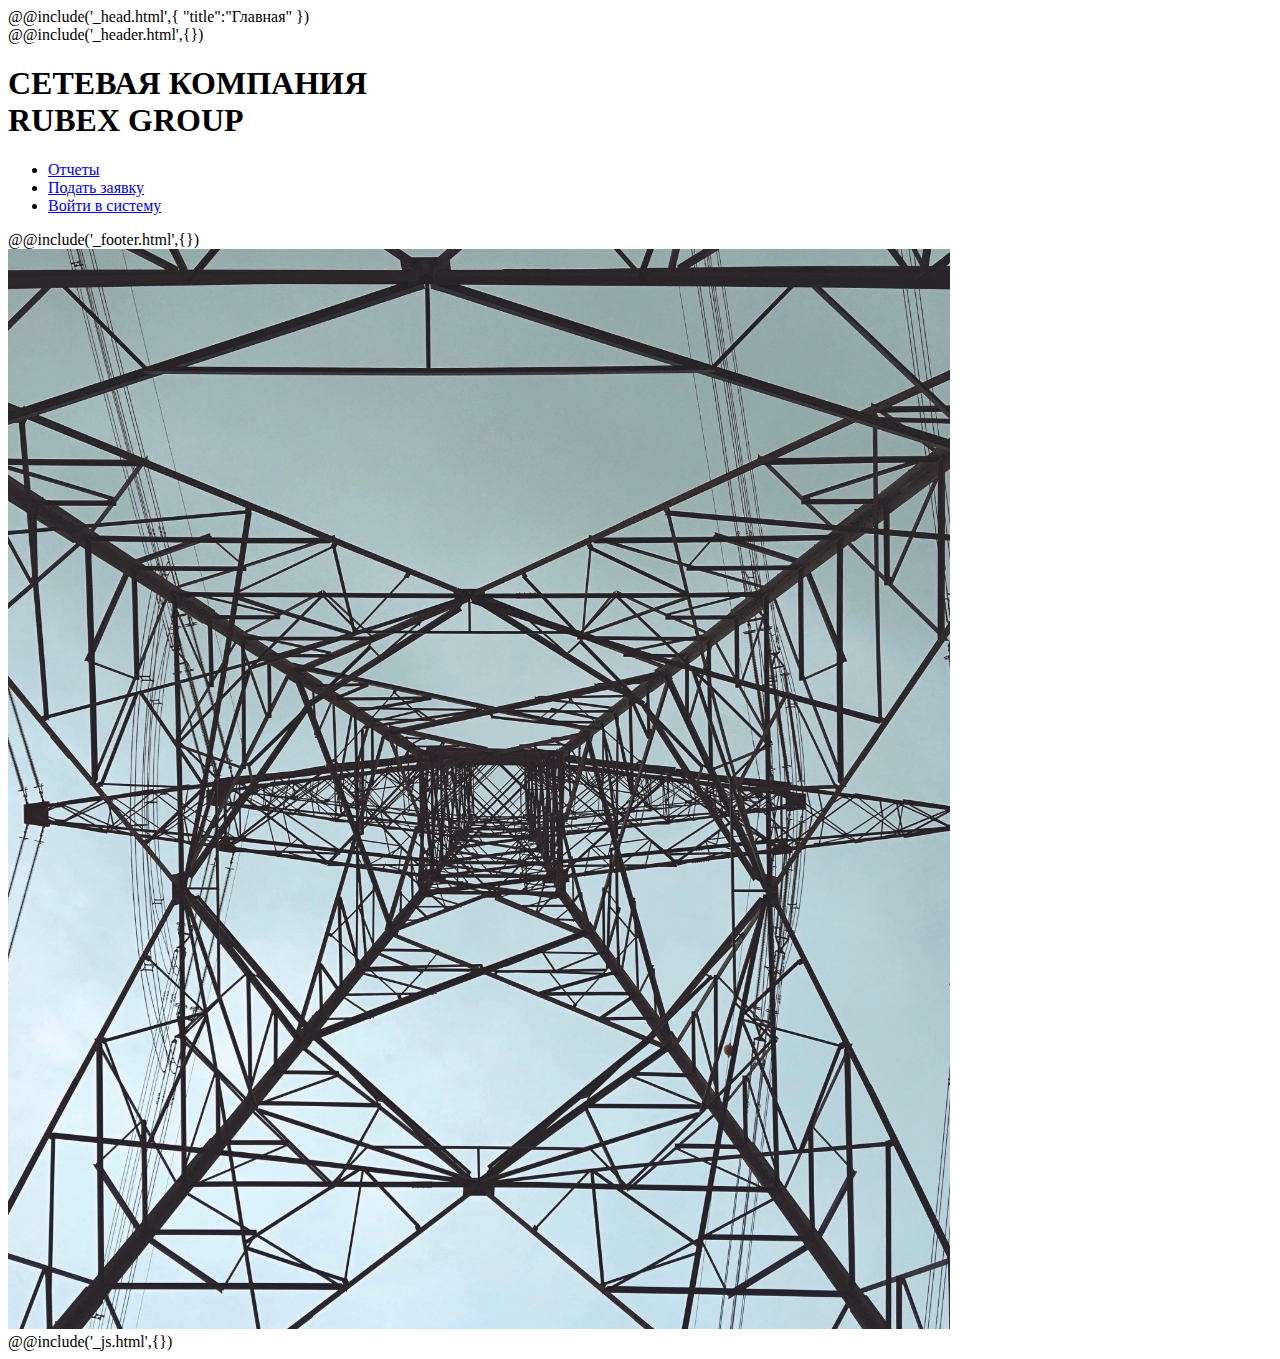
<file: #src/index.html>
<!DOCTYPE html>
<html lang="ru">
@@include('_head.html',{
"title":"Главная"
})

<body>
	<div class="wrapper wrapper-index">

		<div class="index-navBlock navBlock">
			@@include('_header.html',{})

			<section id="titleBlock" class="index-titleBlock titleBlock">

				<h1 class="index-titleBlock__title">
					СЕТЕВАЯ КОМПАНИЯ <br>
					RUBEX GROUP
				</h1>

				<ul class="titleBlock__list">
					<li class="titleBlock__list-item">
						<a href="#" class="titleBlock__list-item-link btn">Отчеты</a>
					</li>
					<li class="titleBlock__list-item">
						<a href="#" class="titleBlock__list-item-link btn">Подать заявку</a>
					</li>
					<li class="titleBlock__list-item">
						<a href="#" class="titleBlock__list-item-link btn">Войти в систему</a>
					</li>
				</ul>

			</section>

			@@include('_footer.html',{})
		</div>

		<div class="index-imgBlock imgBlock">
			<img src="img/index.jpg" alt="">
		</div>

	</div>
	<!-- @@include('_popup.html',{}) -->
	@@include('_js.html',{})
</body>

</html>
</file>
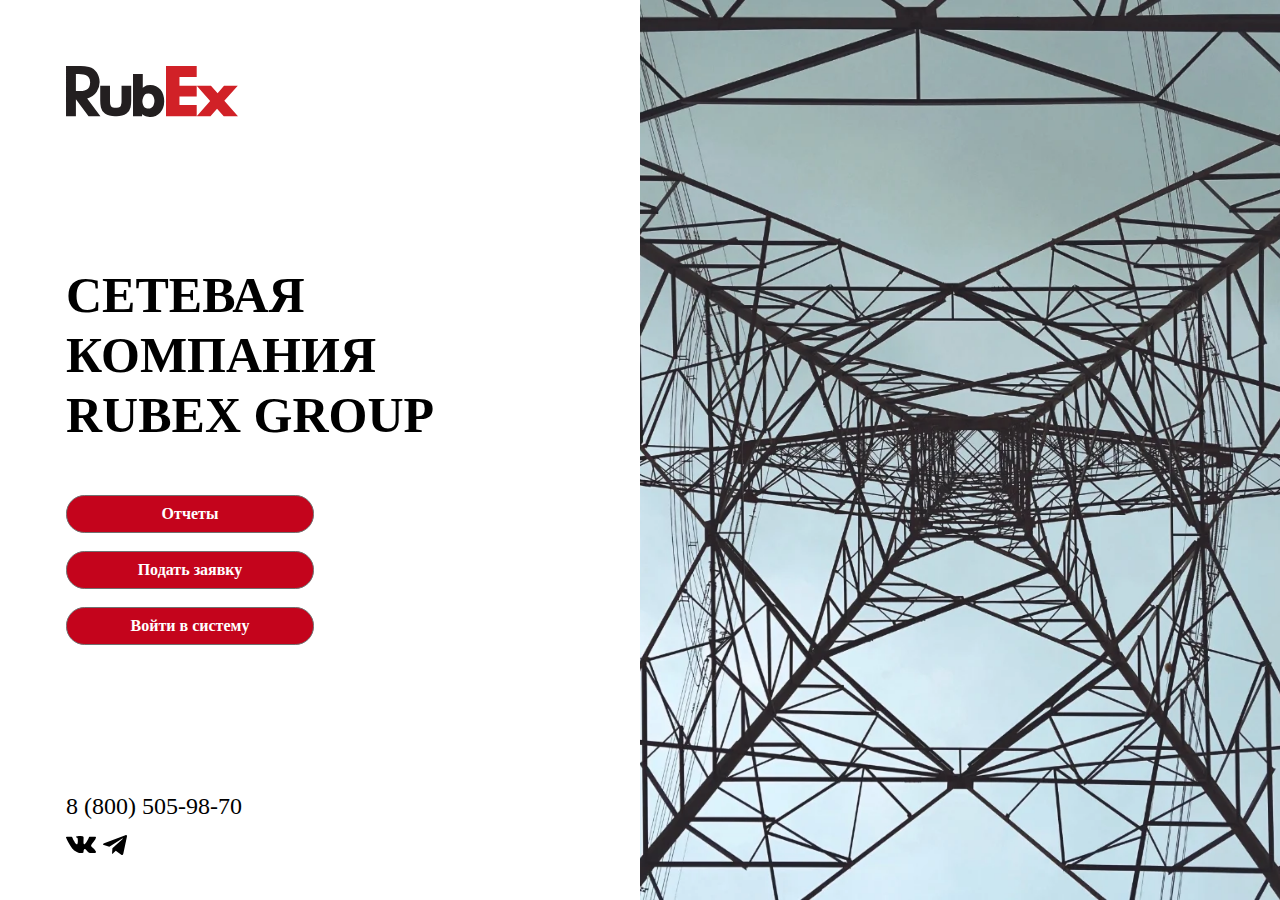
<file: RubEx-Electro/index.html>
<!DOCTYPE html><html lang="ru"><head>	<title>Главная</title>	<meta charset="UTF-8">	<meta name="format-detection" content="telephone=no">	<link rel="stylesheet" href="css/style.min.css?_v=20221117012133">	<!-- <link rel="stylesheet" href="css/fancybox.css?_v=20221117012133"> -->	<link rel="icon" type="image/png" href="img/favicons/icon256.png" sizes="256x256">	<link rel="icon" type="image/png" href="img/favicons/icon128.png" sizes="128x128">	<link rel="icon" type="image/png" href="img/favicons/icon64.png" sizes="64x64">	<link rel="icon" type="image/png" href="img/favicons/icon32.png" sizes="32x32">	<link rel="icon" type="image/png" href="img/favicons/icon16.png" sizes="16x16">	<link rel="icon" type="image/png" href="img/favicons/icon.svg" sizes="any">	<link rel="shortcut icon" href="favicon.ico">	<!-- <meta name="robots" content="noindex, nofollow"> -->	<!-- <meta name="viewport" content="width=device-width, initial-scale=1.0, maximum-scale=1.0, user-scalable=0"> -->	<meta name="viewport" content="width=device-width, initial-scale=1.0"></head><body>	<div class="wrapper wrapper-index">		<div class="index-navBlock navBlock">			<header id="header" class="header">	<a href="index.html" class="logo-icon header__logo">		<!-- <? bloginfo("url"); ?> -->	</a></header>			<section id="titleBlock" class="index-titleBlock titleBlock">				<h1 class="index-titleBlock__title">					СЕТЕВАЯ КОМПАНИЯ <br>					RUBEX GROUP				</h1>				<ul class="titleBlock__list">					<li class="titleBlock__list-item">						<a href="#" class="titleBlock__list-item-link btn">Отчеты</a>					</li>					<li class="titleBlock__list-item">						<a href="#" class="titleBlock__list-item-link btn">Подать заявку</a>					</li>					<li class="titleBlock__list-item">						<a href="#" class="titleBlock__list-item-link btn">Войти в систему</a>					</li>				</ul>			</section>			<footer id="footer" class="footer">  <div class="footer__block">    <a href="tel:88005059870" class="footer__block-phone">8 (800) 505-98-70</a>    <div class="footer__block-social d-flex">      <a href="#" class="footer__block-social-icon footer__block-social-icon_01"></a>      <a href="#" class="footer__block-social-icon footer__block-social-icon_02"></a>    </div>  </div></footer>		</div>		<div class="index-imgBlock imgBlock">			<picture><source srcset="img/index.webp" type="image/webp"><img src="img/index.jpg?_v=1668637293532" alt=""></picture>		</div>	</div>		<!-- Swiper --><!-- <script src="https://unpkg.com/swiper/swiper-bundle.min.js"></script> --><!-- <script src="https://api-maps.yandex.ru/2.1/?lang=ru_RU"></script> --><script src="js/vendors.min.js?_v=20221117012133"></script><script src="js/app.min.js?_v=20221117012133"></script></body></html>
</file>
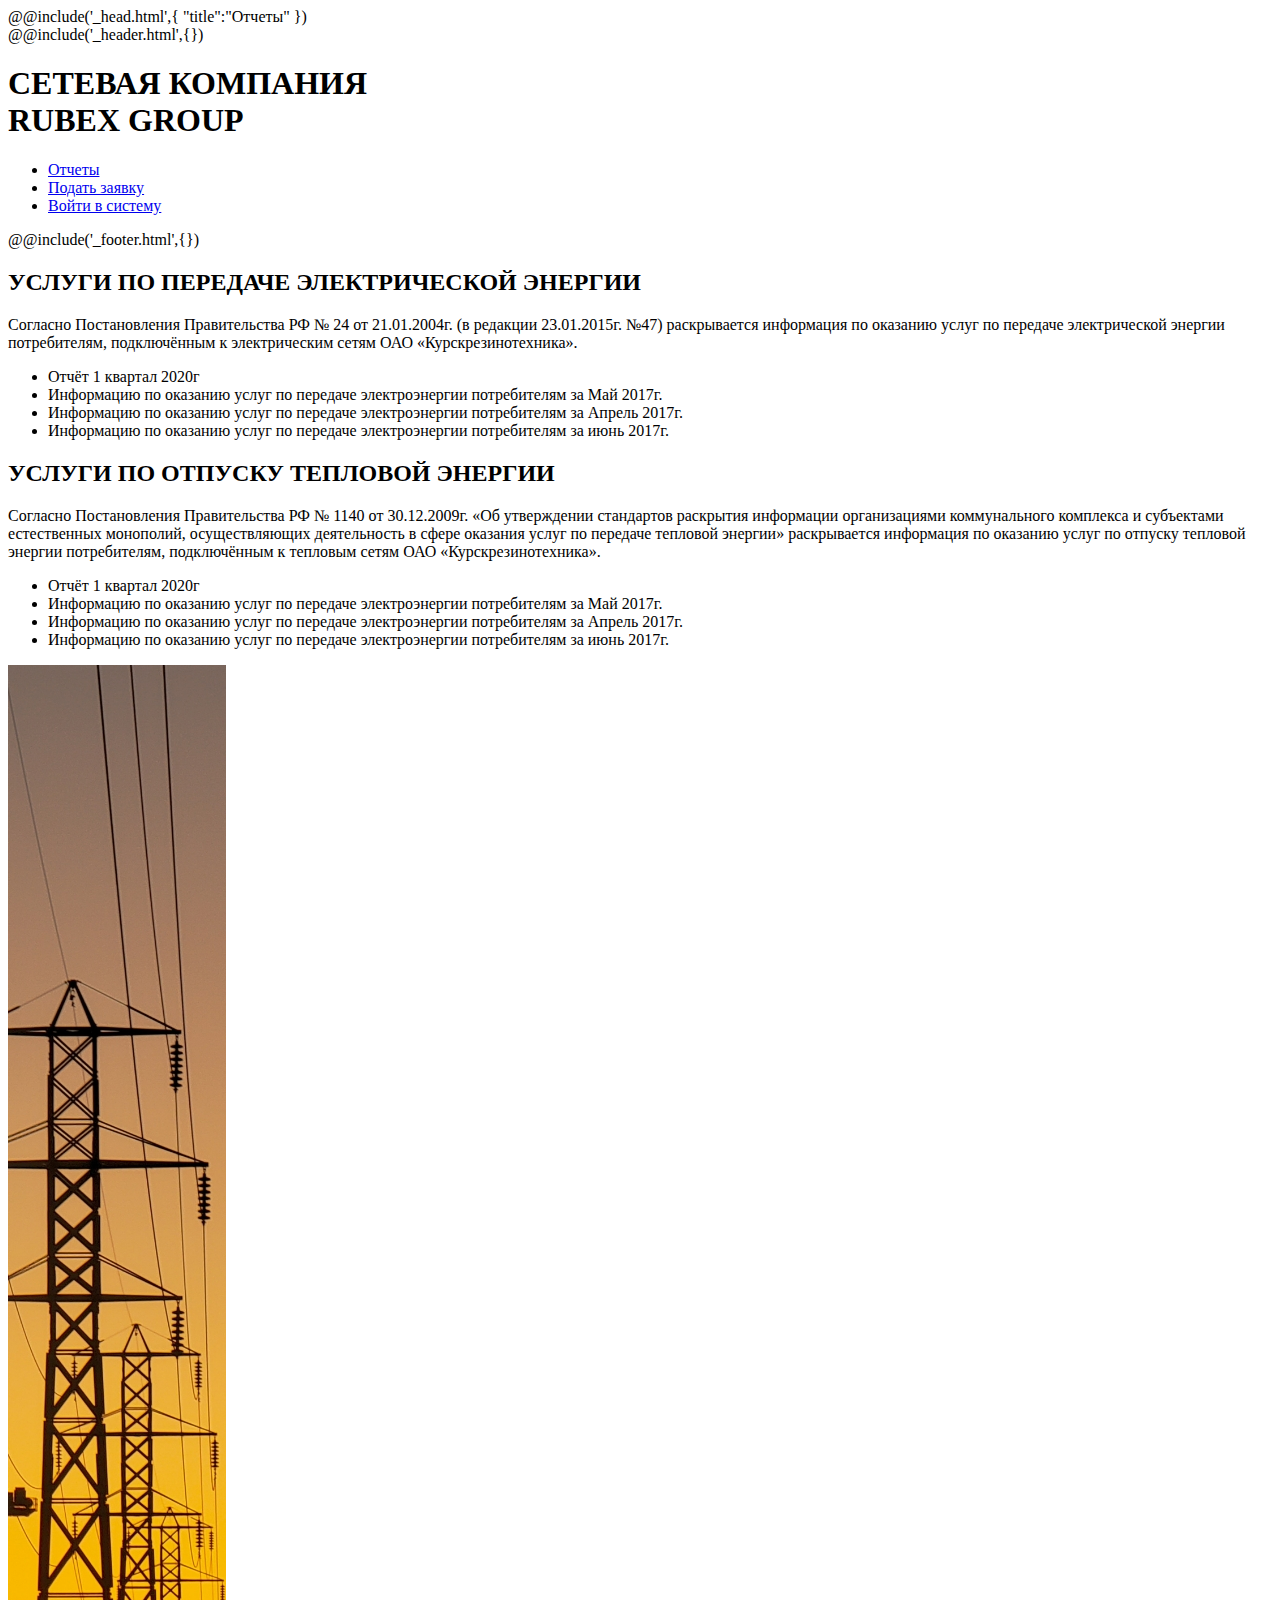
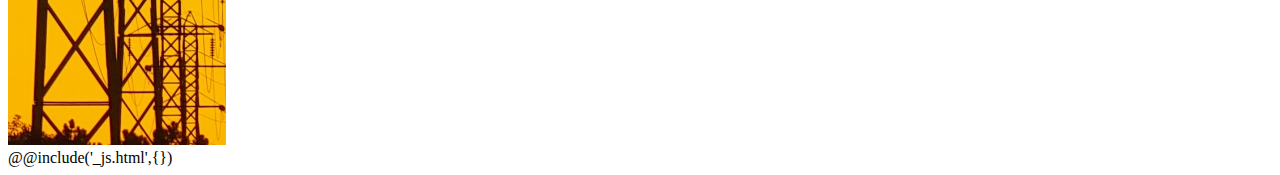
<file: #src/reports.html>
<!DOCTYPE html>
<html lang="ru">
@@include('_head.html',{
"title":"Отчеты"
})

<body>
	<div class="wrapper">

		<div class="navBlock">
			@@include('_header.html',{})

			<section id="titleBlock" class="titleBlock">

				<h1 class="titleBlock__title">
					СЕТЕВАЯ КОМПАНИЯ <br>
					RUBEX GROUP
				</h1>

				<ul class="titleBlock__list">
					<li class="titleBlock__list-item">
						<a href="#" class="titleBlock__list-item-link _active btn">Отчеты</a>
					</li>
					<li class="titleBlock__list-item">
						<a href="#" class="titleBlock__list-item-link btn">Подать заявку</a>
					</li>
					<li class="titleBlock__list-item">
						<a href="#" class="titleBlock__list-item-link btn">Войти в систему</a>
					</li>
				</ul>

			</section>

			@@include('_footer.html',{})
		</div>

		<section class="descpBlock">
			<h2 class="descpBlock__title">УСЛУГИ ПО ПЕРЕДАЧЕ ЭЛЕКТРИЧЕСКОЙ ЭНЕРГИИ</h2>

			<div class="descpBlock__info">
				<p class="descpBlock__info-text">
					Согласно Постановления Правительства РФ № 24 от 21.01.2004г. (в редакции 23.01.2015г. №47) раскрывается
					информация по оказанию услуг по
					передаче электрической энергии потребителям, подключённым к электрическим сетям ОАО «Курскрезинотехника».
				</p>
			</div>

			<ul class="descpBlock__list">
				<li class="descpBlock__list-item">Отчёт 1 квартал 2020г</li>
				<li class="descpBlock__list-item">Информацию по оказанию услуг по передаче электроэнергии потребителям за Май
					2017г.</li>
				<li class="descpBlock__list-item">Информацию по оказанию услуг по передаче электроэнергии потребителям за Апрель
					2017г.</li>
				<li class="descpBlock__list-item">Информацию по оказанию услуг по передаче электроэнергии потребителям за июнь
					2017г.</li>
			</ul>

			<h2 class="descpBlock__title">УСЛУГИ ПО ОТПУСКУ ТЕПЛОВОЙ ЭНЕРГИИ</h2>

			<div class="descpBlock__info">
				<p class="descpBlock__info-text">
					Согласно Постановления Правительства РФ № 1140 от 30.12.2009г. «Об утверждении стандартов раскрытия информации
					организациями
					коммунального комплекса и субъектами естественных монополий, осуществляющих деятельность в сфере оказания
					услуг по передаче тепловой
					энергии» раскрывается информация по оказанию услуг по отпуску тепловой энергии потребителям, подключённым к
					тепловым
					сетям ОАО «Курскрезинотехника».
				</p>
			</div>

			<ul class="descpBlock__list">
				<li class="descpBlock__list-item">Отчёт 1 квартал 2020г</li>
				<li class="descpBlock__list-item">Информацию по оказанию услуг по передаче электроэнергии потребителям за Май
					2017г.</li>
				<li class="descpBlock__list-item">Информацию по оказанию услуг по передаче электроэнергии потребителям за Апрель
					2017г.</li>
				<li class="descpBlock__list-item">Информацию по оказанию услуг по передаче электроэнергии потребителям за июнь
					2017г.</li>
			</ul>

		</section>

		<div class="imgBlock">
			<img src="img/reports.jpg" alt="">
		</div>

	</div>
	<!-- @@include('_popup.html',{}) -->
	@@include('_js.html',{})
</body>

</html>
</file>
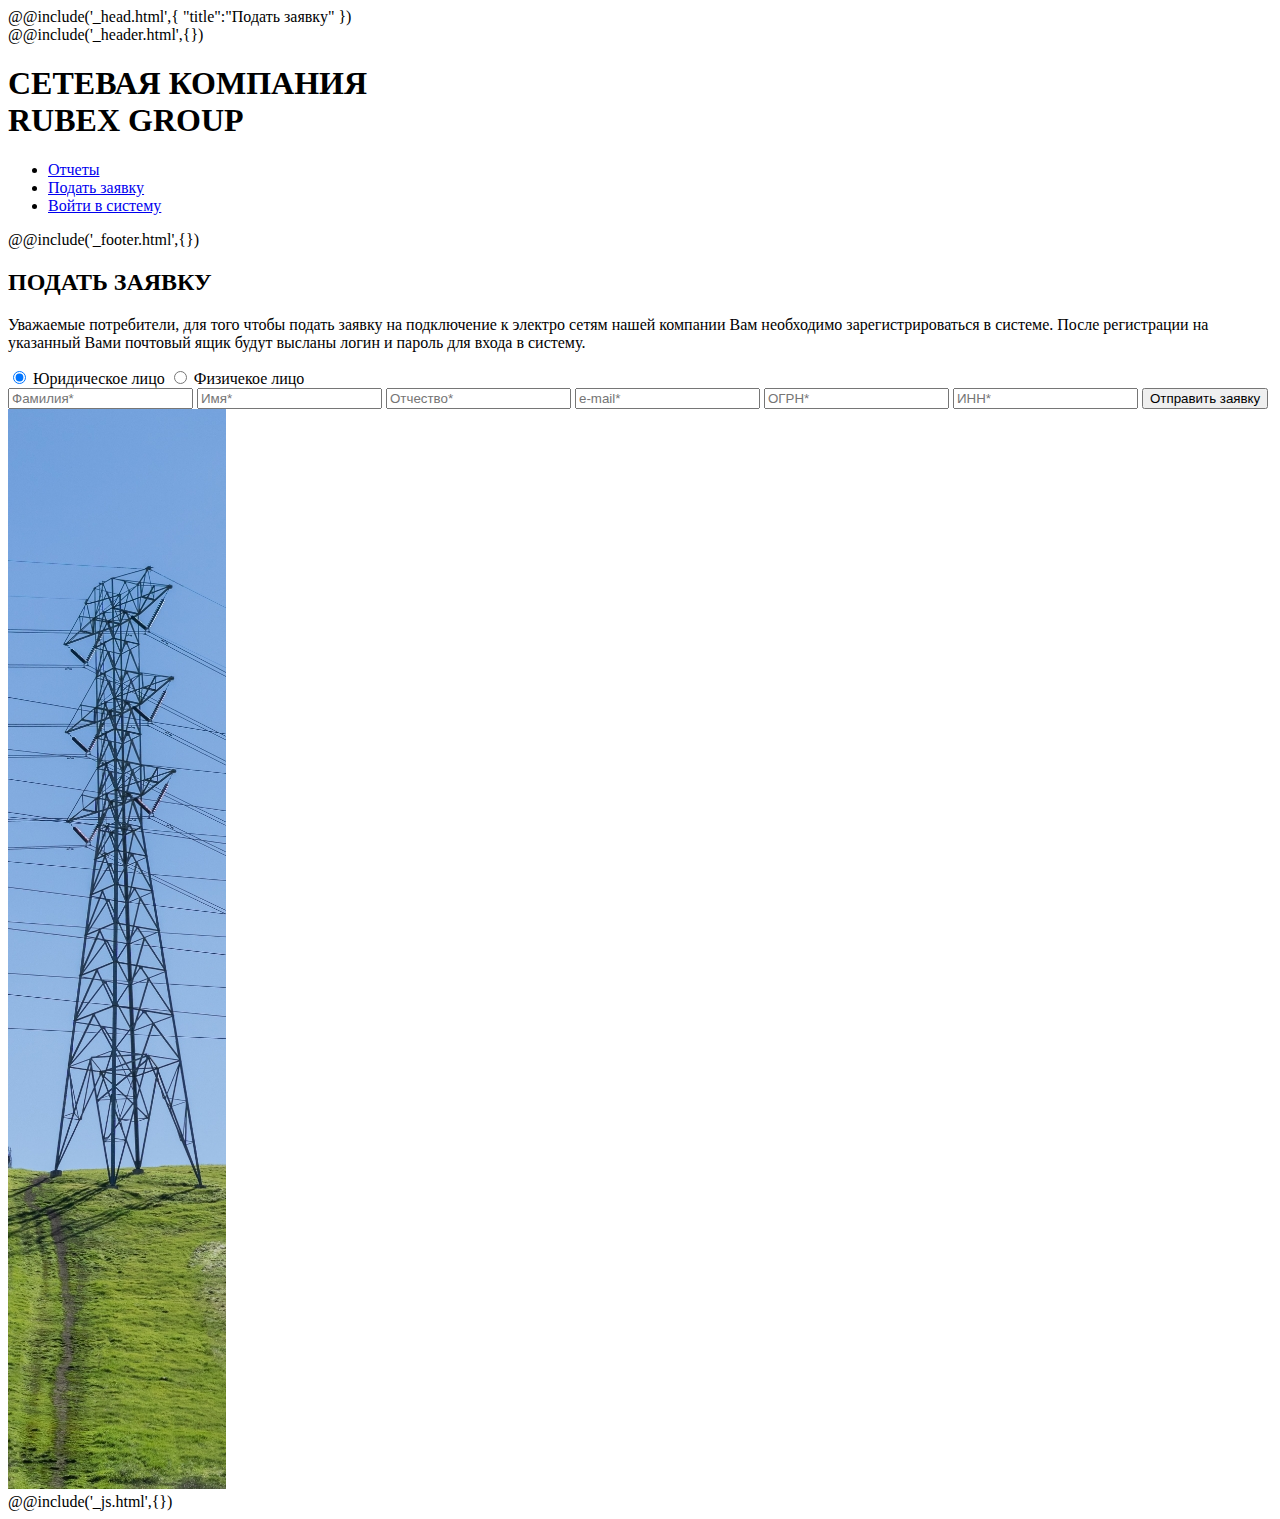
<file: #src/request.html>
<!DOCTYPE html>
<html lang="ru">
@@include('_head.html',{
"title":"Подать заявку"
})

<body>
	<div class="wrapper">

		<div class="navBlock">
			@@include('_header.html',{})

			<section id="titleBlock" class="titleBlock">

				<h1 class="titleBlock__title">
					СЕТЕВАЯ КОМПАНИЯ <br>
					RUBEX GROUP
				</h1>

				<ul class="titleBlock__list">
					<li class="titleBlock__list-item">
						<a href="#" class="titleBlock__list-item-link btn">Отчеты</a>
					</li>
					<li class="titleBlock__list-item">
						<a href="#" class="titleBlock__list-item-link _active btn">Подать заявку</a>
					</li>
					<li class="titleBlock__list-item">
						<a href="#" class="titleBlock__list-item-link btn">Войти в систему</a>
					</li>
				</ul>

			</section>

			@@include('_footer.html',{})
		</div>

		<section class="descpBlock">
			<h2 class="descpBlock__title">ПОДАТЬ ЗАЯВКУ</h2>

			<div class="descpBlock__info">
				<p class="descpBlock__info-text">
					Уважаемые потребители, для того чтобы подать заявку на подключение к электро сетям нашей компании Вам
					необходимо зарегистрироваться
					в системе. После регистрации на указанный Вами почтовый ящик будут высланы логин и пароль для входа в систему.
				</p>
			</div>

			<form action="#" class="descpBlock__form">

				<div class="descpBlock__form-options options">
					<label class="options__item">
						<input class="options__input" checked type="radio" value="1" name="form[option]">
						<span class="options__text"><span>Юридическое лицо</span></span>
					</label>
					<label class="options__item">
						<input class="options__input" type="radio" value="2" name="form[option]">
						<span class="options__text"><span>Физичекое лицо</span></span>
					</label>
				</div>

				<div class="descpBlock__form-inputBlock">
					<input type="text" name="form[]" data-error="Ошибка" placeholder="Фамилия*"
						class="descpBlock__form-inputBlock-input input">
					<input type="text" name="form[]" data-error="Ошибка" placeholder="Имя*"
						class="descpBlock__form-inputBlock-input input">
					<input type="text" name="form[]" data-error="Ошибка" placeholder="Отчество*"
						class="descpBlock__form-inputBlock-input input">
					<input type="text" name="form[]" data-error="Ошибка" placeholder="e-mail*"
						class="descpBlock__form-inputBlock-input input">
					<input type="text" name="form[]" data-error="Ошибка" placeholder="ОГРН*"
						class="descpBlock__form-inputBlock-input input">
					<input type="text" name="form[]" data-error="Ошибка" placeholder="ИНН*"
						class="descpBlock__form-inputBlock-input input">
					<button class="descpBlock__form-inputBlock-btn btn">Отправить заявку</button>
				</div>

			</form>

		</section>

		<div class="imgBlock">
			<img src="img/request.jpg" alt="">
		</div>

	</div>
	<!-- @@include('_popup.html',{}) -->
	@@include('_js.html',{})
</body>

</html>
</file>
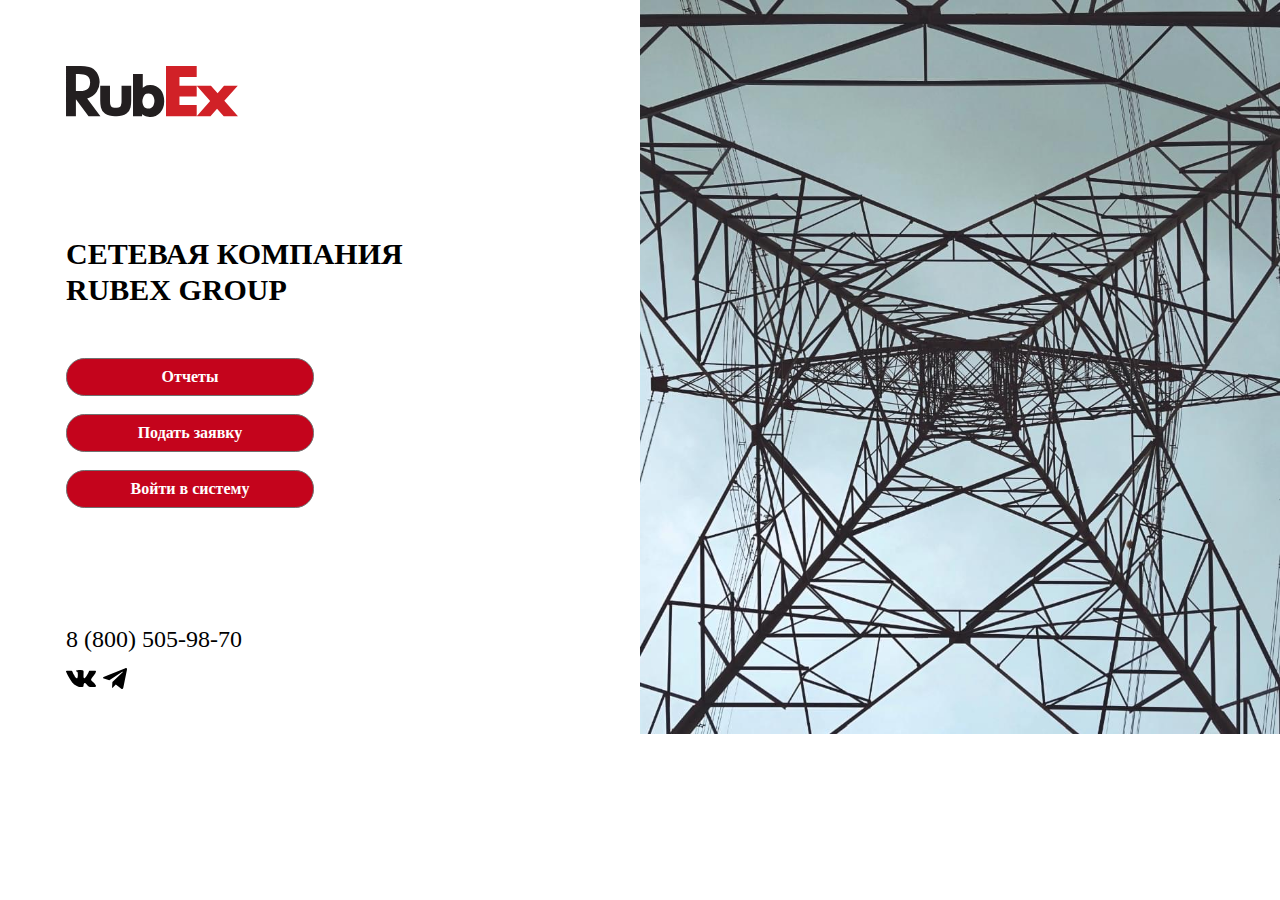
<file: RubEx-Electro/index — копия.html>
<!DOCTYPE html>
<html lang="ru">
<head>
	<title>Главная</title>
	<meta charset="UTF-8">
	<meta name="format-detection" content="telephone=no">
	<link rel="stylesheet" href="css/style.min.css">
	<!-- <link rel="stylesheet" href="css/fancybox.css"> -->
	<link rel="icon" type="image/png" href="img/favicons/icon256.png" sizes="256x256">
	<link rel="icon" type="image/png" href="img/favicons/icon128.png" sizes="128x128">
	<link rel="icon" type="image/png" href="img/favicons/icon64.png" sizes="64x64">
	<link rel="icon" type="image/png" href="img/favicons/icon32.png" sizes="32x32">
	<link rel="icon" type="image/png" href="img/favicons/icon16.png" sizes="16x16">
	<link rel="icon" type="image/png" href="img/favicons/icon.svg" sizes="any">
	<link rel="shortcut icon" href="favicon.ico">
	<!-- <meta name="robots" content="noindex, nofollow"> -->
	<!-- <meta name="viewport" content="width=device-width, initial-scale=1.0, maximum-scale=1.0, user-scalable=0"> -->
	<meta name="viewport" content="width=device-width, initial-scale=1.0">
</head>

<body>
	<div class="wrapper">

		<div class="index-navBlock navBlock">
			<header id="header" class="header">
	<a href="index.html" class="logo-icon header__logo">
		<!-- <? bloginfo("url"); ?> -->
	</a>
</header>

			<section id="titleBlock" class="index-titleBlock titleBlock">

				<h1 class="titleBlock__title">
					СЕТЕВАЯ КОМПАНИЯ <br>
					RUBEX GROUP
				</h1>

				<ul class="titleBlock__list">
					<li class="titleBlock__list-item">
						<a href="#" class="titleBlock__list-item-link btn">Отчеты</a>
					</li>
					<li class="titleBlock__list-item">
						<a href="#" class="titleBlock__list-item-link btn">Подать заявку</a>
					</li>
					<li class="titleBlock__list-item">
						<a href="#" class="titleBlock__list-item-link btn">Войти в систему</a>
					</li>
				</ul>

			</section>

			<footer id="footer" class="footer">
  <div class="footer__block">
    <a href="tel:88005059870" class="footer__block-phone">8 (800) 505-98-70</a>
    <div class="footer__block-social d-flex">
      <a href="#" class="footer__block-social-icon footer__block-social-icon_01"></a>
      <a href="#" class="footer__block-social-icon footer__block-social-icon_02"></a>
    </div>
  </div>
</footer>
		</div>

		<div class="index-imgBlock imgBlock">
			<img src="img/index.jpg" alt="">
		</div>

	</div>
	
	<!-- Swiper -->
<!-- <script src="https://unpkg.com/swiper/swiper-bundle.min.js"></script> -->
<!-- <script src="https://api-maps.yandex.ru/2.1/?lang=ru_RU"></script> -->
<script src="js/vendors.min.js"></script>
<script src="js/app.min.js"></script>
</body>

</html>
</file>
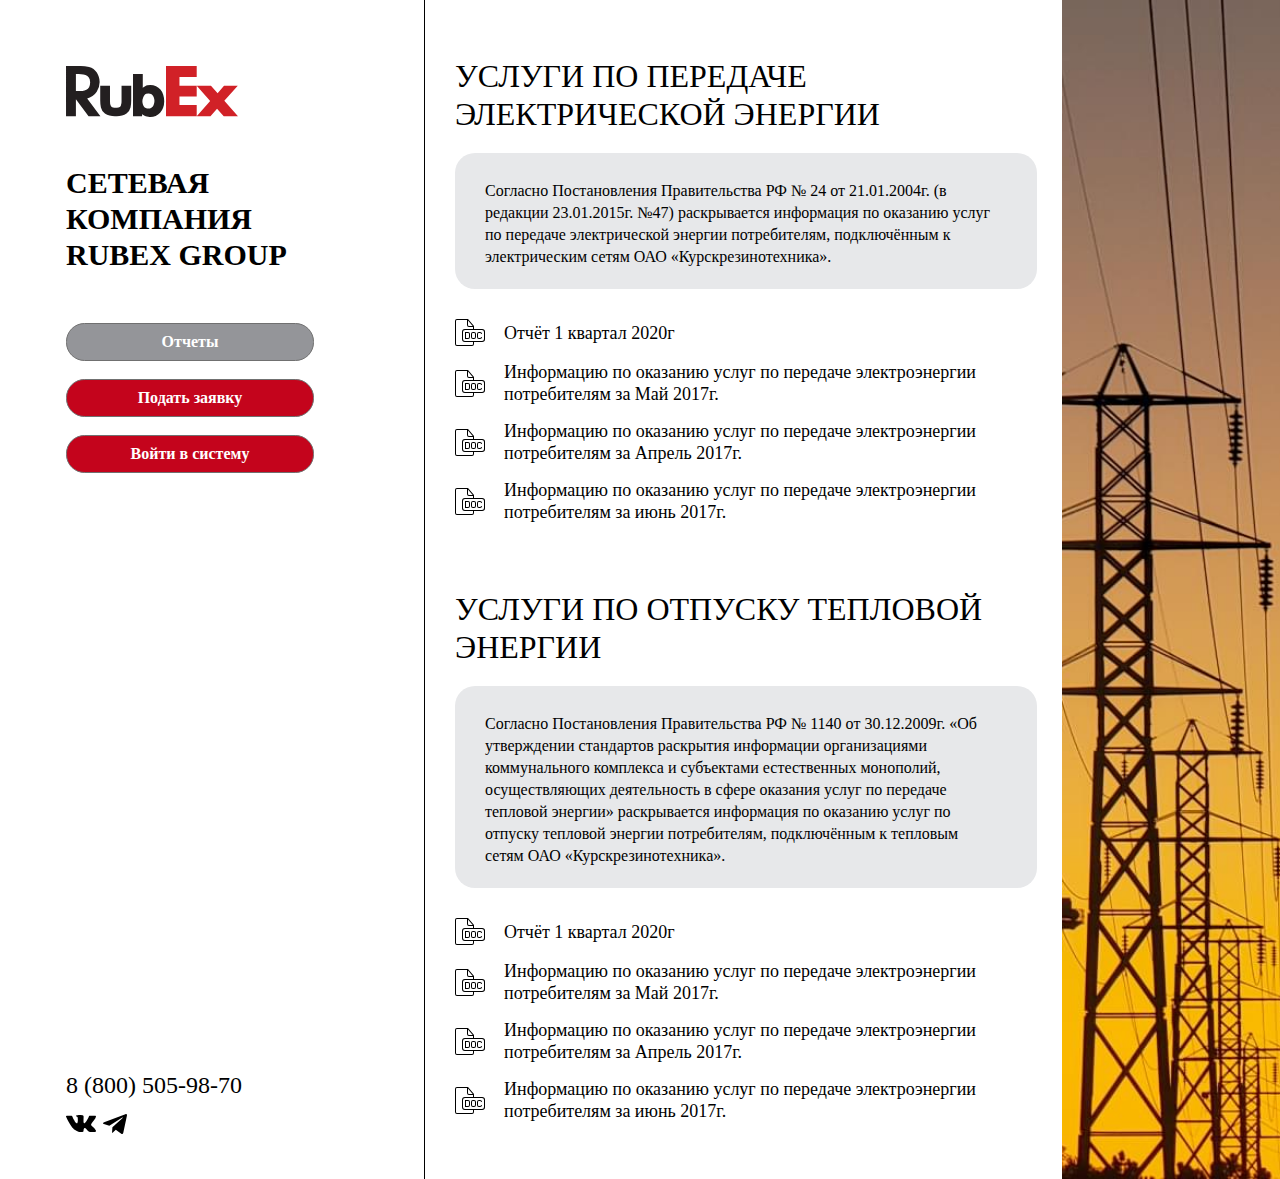
<file: RubEx-Electro/reports — копия.html>
<!DOCTYPE html>
<html lang="ru">
<head>
	<title>Отчеты</title>
	<meta charset="UTF-8">
	<meta name="format-detection" content="telephone=no">
	<link rel="stylesheet" href="css/style.min.css">
	<!-- <link rel="stylesheet" href="css/fancybox.css"> -->
	<link rel="icon" type="image/png" href="img/favicons/icon256.png" sizes="256x256">
	<link rel="icon" type="image/png" href="img/favicons/icon128.png" sizes="128x128">
	<link rel="icon" type="image/png" href="img/favicons/icon64.png" sizes="64x64">
	<link rel="icon" type="image/png" href="img/favicons/icon32.png" sizes="32x32">
	<link rel="icon" type="image/png" href="img/favicons/icon16.png" sizes="16x16">
	<link rel="icon" type="image/png" href="img/favicons/icon.svg" sizes="any">
	<link rel="shortcut icon" href="favicon.ico">
	<!-- <meta name="robots" content="noindex, nofollow"> -->
	<!-- <meta name="viewport" content="width=device-width, initial-scale=1.0, maximum-scale=1.0, user-scalable=0"> -->
	<meta name="viewport" content="width=device-width, initial-scale=1.0">
</head>

<body>
	<div class="wrapper">

		<div class="navBlock">
			<header id="header" class="header">
	<a href="index.html" class="logo-icon header__logo">
		<!-- <? bloginfo("url"); ?> -->
	</a>
</header>

			<section id="titleBlock" class="titleBlock">

				<h1 class="titleBlock__title">
					СЕТЕВАЯ КОМПАНИЯ <br>
					RUBEX GROUP
				</h1>

				<ul class="titleBlock__list">
					<li class="titleBlock__list-item">
						<a href="#" class="titleBlock__list-item-link _active btn">Отчеты</a>
					</li>
					<li class="titleBlock__list-item">
						<a href="#" class="titleBlock__list-item-link btn">Подать заявку</a>
					</li>
					<li class="titleBlock__list-item">
						<a href="#" class="titleBlock__list-item-link btn">Войти в систему</a>
					</li>
				</ul>

			</section>

			<footer id="footer" class="footer">
  <div class="footer__block">
    <a href="tel:88005059870" class="footer__block-phone">8 (800) 505-98-70</a>
    <div class="footer__block-social d-flex">
      <a href="#" class="footer__block-social-icon footer__block-social-icon_01"></a>
      <a href="#" class="footer__block-social-icon footer__block-social-icon_02"></a>
    </div>
  </div>
</footer>
		</div>

		<section class="descpBlock">
			<h2 class="descpBlock__title">УСЛУГИ ПО ПЕРЕДАЧЕ ЭЛЕКТРИЧЕСКОЙ ЭНЕРГИИ</h2>

			<div class="descpBlock__info">
				<p class="descpBlock__info-text">
					Согласно Постановления Правительства РФ № 24 от 21.01.2004г. (в редакции 23.01.2015г. №47) раскрывается
					информация по оказанию услуг по
					передаче электрической энергии потребителям, подключённым к электрическим сетям ОАО «Курскрезинотехника».
				</p>
			</div>

			<ul class="descpBlock__list">
				<li class="descpBlock__list-item">Отчёт 1 квартал 2020г</li>
				<li class="descpBlock__list-item">Информацию по оказанию услуг по передаче электроэнергии потребителям за Май
					2017г.</li>
				<li class="descpBlock__list-item">Информацию по оказанию услуг по передаче электроэнергии потребителям за Апрель
					2017г.</li>
				<li class="descpBlock__list-item">Информацию по оказанию услуг по передаче электроэнергии потребителям за июнь
					2017г.</li>
			</ul>

			<h2 class="descpBlock__title">УСЛУГИ ПО ОТПУСКУ ТЕПЛОВОЙ ЭНЕРГИИ</h2>

			<div class="descpBlock__info">
				<p class="descpBlock__info-text">
					Согласно Постановления Правительства РФ № 1140 от 30.12.2009г. «Об утверждении стандартов раскрытия информации
					организациями
					коммунального комплекса и субъектами естественных монополий, осуществляющих деятельность в сфере оказания
					услуг по передаче тепловой
					энергии» раскрывается информация по оказанию услуг по отпуску тепловой энергии потребителям, подключённым к
					тепловым
					сетям ОАО «Курскрезинотехника».
				</p>
			</div>

			<ul class="descpBlock__list">
				<li class="descpBlock__list-item">Отчёт 1 квартал 2020г</li>
				<li class="descpBlock__list-item">Информацию по оказанию услуг по передаче электроэнергии потребителям за Май
					2017г.</li>
				<li class="descpBlock__list-item">Информацию по оказанию услуг по передаче электроэнергии потребителям за Апрель
					2017г.</li>
				<li class="descpBlock__list-item">Информацию по оказанию услуг по передаче электроэнергии потребителям за июнь
					2017г.</li>
			</ul>

		</section>

		<div class="imgBlock">
			<img src="img/reports.jpg" alt="">
		</div>

	</div>
	
	<!-- Swiper -->
<!-- <script src="https://unpkg.com/swiper/swiper-bundle.min.js"></script> -->
<!-- <script src="https://api-maps.yandex.ru/2.1/?lang=ru_RU"></script> -->
<script src="js/vendors.min.js"></script>
<script src="js/app.min.js"></script>
</body>

</html>
</file>
<file: RubEx-Electro/css/style.min.css>
@charset "UTF-8";*{padding:0;margin:0;border:0}*,:after,:before{-webkit-box-sizing:border-box;box-sizing:border-box}aside,footer,header,nav,section{display:block}html{font-size:16px}body,html{height:100%;min-width:320px}body{line-height:1;font-family:Lato;-ms-text-size-adjust:100%;-moz-text-size-adjust:100%;-webkit-text-size-adjust:100%}button,input,textarea{font-family:Lato;font-size:inherit}input::-ms-clear{display:none}button{cursor:pointer;background-color:inherit}button::-moz-focus-inner{padding:0;border:0}a,a:visited{text-decoration:none}a:hover{text-decoration:none}ul li{list-style:none}img{vertical-align:top;max-width:100%;width:100%;height:100%;-o-object-fit:cover;object-fit:cover}h1,h2,h3,h4,h5,h6{font-weight:inherit;font-size:inherit}table{border-collapse:collapse;border-spacing:0;boder:0}table td{padding:0;margin:0}body{font-weight:400;color:#000}body a{font-family:Lato;color:#000}body._lock{overflow:hidden;-ms-touch-action:none;touch-action:none}h1{font-size:50px;font-weight:600;line-height:120%}h2{font-size:32px;font-weight:500;line-height:38px}h3{font-size:28px;font-weight:500;line-height:38px}h4{font-size:25px;font-weight:500;line-height:38px}.title{text-align:center;color:#222;margin-bottom:38px}.wrapper{width:100%;display:-webkit-box;display:-ms-flexbox;display:flex;-webkit-box-pack:justify;-ms-flex-pack:justify;justify-content:space-between}.wrapper>*{min-width:0}.wrapper-index{height:100%}._container{max-width:1170px;margin:0 auto}.form__error{color:red;margin-bottom:10px}.btn{display:-webkit-inline-box;display:-ms-inline-flexbox;display:inline-flex;-webkit-box-pack:center;-ms-flex-pack:center;justify-content:center;-webkit-box-align:center;-ms-flex-align:center;align-items:center;text-align:center;padding:10px 25px;min-width:248px;min-height:37px;font-size:16px;font-weight:600;color:#fff;border-radius:18.5px;background:#c4041c;border:1px solid #707070}.btn.fw{width:100%}.button{display:-webkit-inline-box;display:-ms-inline-flexbox;display:inline-flex;padding:0 0}.button._fw{width:100%}.switch-block__label{position:relative;display:inline-block;width:37px;height:20px;background:#dde5ec;border-radius:20px;-webkit-transition:all .3s;-o-transition:all .3s;transition:all .3s;cursor:pointer}.switch-block__label:after{content:"";position:absolute;width:17px;height:17px;border-radius:18px;background-color:#fff;top:1px;left:2px;-webkit-transition:all .3s;-o-transition:all .3s;transition:all .3s}input[type=checkbox]:checked+.switch-block__label:after{-webkit-transform:translateX(16px);-ms-transform:translateX(16px);transform:translateX(16px)}input[type=checkbox]:checked+.switch-block__label{background-color:#ffb400}.switch-block__input{position:absolute;left:-9999px}.search{position:relative;width:100%;height:30px}.search__input{font-size:12px;font-weight:300;color:#464749;padding-left:14px;border:1px solid #e0e1e3!important;border-radius:5px!important}.search__btn{background-color:transparent;border:none}.search__btn:before{content:"";position:absolute;top:8px;right:8px;width:17px;height:17px;background-position:0 0;background-repeat:no-repeat;background-size:100%;background-image:url([data-uri])}.select{position:relative}.select__item{position:relative}.select__title{color:#000;border:1px solid #d9d9d9;background-color:#fff;cursor:pointer;border-radius:4px}.select__value{display:-webkit-box;display:-ms-flexbox;display:flex;font-size:14px;height:30px;padding:0 15px;-webkit-box-align:center;-ms-flex-align:center;align-items:center;-webkit-box-pack:justify;-ms-flex-pack:justify;justify-content:space-between;-webkit-box-orient:horizontal;-webkit-box-direction:reverse;-ms-flex-direction:row-reverse;flex-direction:row-reverse}.select__value span{height:1em;overflow:hidden;display:-webkit-box;-webkit-line-clamp:1;-webkit-box-orient:vertical}.select__value:before{content:"";display:inline-block;-webkit-transition:all .3s ease 0s;-o-transition:all .3s ease 0s;transition:all .3s ease 0s;width:11px;height:7px;background:url(../img/icons/triangl-black.svg) center/100% no-repeat}.select__input{width:100%;height:100%;background-color:transparent}.select__options{color:#000;position:absolute;top:29px;border-radius:0 0 4px 4px;min-width:100%;left:0;background-color:#fff;border-top:0;border:1px solid #d9d9d9;border-top:0;font-size:14px;padding:10px 0 5px 0}.select__option{cursor:pointer;padding:5px 15px;margin:0}.select._active{z-index:5}.select._active .select__value:before{-webkit-transform:rotate(-180deg);-ms-transform:rotate(-180deg);transform:rotate(-180deg)}.select._active .select__options{display:block}input[type=range]{cursor:pointer}input[type=email],input[type=tel],input[type=text],textarea{-webkit-appearance:none;-moz-appearance:none;appearance:none}input[type=email]:focus,input[type=tel]:focus,input[type=text]:focus,textarea:focus{outline:0}.input{display:-webkit-box;display:-ms-flexbox;display:flex;-webkit-box-align:center;-ms-flex-align:center;align-items:center;width:100%;height:37px;font-size:14px;padding:13px 22px 10px 22px;border-radius:18.5px;background:#fff;border:1px solid #949599}.input._focus{background:grey}.input._error{border:1px solid red}textarea.input{resize:none;padding:5px 10px}::-webkit-input-placeholder{color:#949599}::-moz-placeholder{color:#949599}:-moz-placeholder{color:#949599}:-ms-input-placeholder{color:#949599}input::-webkit-inner-spin-button,input::-webkit-outer-spin-button{-webkit-appearance:none;margin:0}.checkbox{position:relative}.checkbox__input{position:absolute;width:0;height:0;opacity:0;visibility:hidden}.checkbox__input:checked+.checkbox__text:before{background:#fff url(../img/icons/check.svg) center no-repeat}.checkbox__text{display:-webkit-inline-box;display:-ms-inline-flexbox;display:inline-flex;-webkit-box-align:center;-ms-flex-align:center;align-items:center;position:relative;font-size:16px;color:#fff;letter-spacing:-.3px;line-height:1.25;cursor:pointer}.checkbox__text:before{content:"";-ms-flex-item-align:start;align-self:flex-start;margin:0 14px 0 0;-webkit-box-flex:0;-ms-flex:0 0 20px;flex:0 0 20px;left:0;top:0;width:20px;height:18px;background:#fff;border:1px solid #a7a9ac}.checkbox a{color:#fff;text-decoration:underline}.checkbox._error .checkbox__text:before{border:1px solid #ee1212}.options{display:-webkit-box;display:-ms-flexbox;display:flex;-webkit-box-orient:vertical;-webkit-box-direction:normal;-ms-flex-direction:column;flex-direction:column;-webkit-box-align:start;-ms-flex-align:start;align-items:flex-start}.options__item{position:relative;cursor:pointer}.options__input{position:absolute;width:0;height:0;opacity:0;left:0;top:0;visibility:hidden}.options__input:checked+.options__text:after{-webkit-transform:scale(1);-ms-transform:scale(1);transform:scale(1)}.options__text{display:-webkit-inline-box;display:-ms-inline-flexbox;display:inline-flex;-webkit-box-align:center;-ms-flex-align:center;align-items:center;position:relative;font-size:14px;letter-spacing:-.3px;line-height:1.25}.options__text:before{content:"";-ms-flex-item-align:start;align-self:flex-start;left:0;top:0;border-radius:50%;-webkit-box-flex:0;-ms-flex:0 0 15px;flex:0 0 15px;width:15px;height:15px;margin:0 9px 0 0;background:#fff;border:1px solid #707070}.options__text:after{content:"";-webkit-transition:all .3s ease 0s;-o-transition:all .3s ease 0s;transition:all .3s ease 0s;-webkit-transform:scale(0);-ms-transform:scale(0);transform:scale(0);width:15px;height:15px;border-radius:50%;background-color:#c4041c;position:absolute;left:0;top:0}.rating{display:-webkit-box;display:-ms-flexbox;display:flex;-webkit-box-align:end;-ms-flex-align:end;align-items:flex-end;font-size:40px;line-height:.75;-webkit-transition:opacity .3s ease 0s;-o-transition:opacity .3s ease 0s;transition:opacity .3s ease 0s}.rating.rating_sending{opacity:.2}.rating.rating_set .rating__active,.rating.rating_set .rating__item{cursor:pointer}.rating__body{position:relative}.rating__body::before{content:"★★★★★";display:block}.rating__active{position:absolute;width:0%;height:100%;top:0;left:0;overflow:hidden}.rating__active::before{content:"★★★★★";position:absolute;width:100%;height:100%;top:0;left:0;color:#ffd300}.rating__items{display:-webkit-box;display:-ms-flexbox;display:flex;position:absolute;width:100%;height:100%;top:0;left:0}.rating__item{-webkit-box-flex:0;-ms-flex:0 0 20%;flex:0 0 20%;height:100%;opacity:0}.rating__value{font-size:50%;line-height:1;padding:0 0 0 10px}.quantity{width:88px;height:40px;display:-webkit-box;display:-ms-flexbox;display:flex;border:1px solid rgba(166,166,166,.45)}.quantity__button{-webkit-box-flex:0;-ms-flex:0 0 30px;flex:0 0 30px;position:relative;cursor:pointer}.quantity__button::after,.quantity__button::before{content:"";position:absolute;top:50%;left:50%;-webkit-transition:all .3s ease 0s;-o-transition:all .3s ease 0s;transition:all .3s ease 0s;margin:0 0 0 -4.5px;background-color:#a6a6a6;width:9px;height:1px}.quantity__button_plus::before{-webkit-transform:rotate(-90deg);-ms-transform:rotate(-90deg);transform:rotate(-90deg)}.quantity__input{-webkit-box-flex:1;-ms-flex:1 1 auto;flex:1 1 auto}.quantity__input input{height:100%;color:#a6a6a6;font-size:12px;width:100%;text-align:center;outline:0}.price__inputs{display:-webkit-box;display:-ms-flexbox;display:flex}.price__inputs input{margin:0 10px 0 0}.d-flex{display:-webkit-box;display:-ms-flexbox;display:flex}._bgi{background-position:0 0;background-size:cover;background-repeat:no-repeat}.menu__link{-webkit-transition:opacity .3s;-o-transition:opacity .3s;transition:opacity .3s}.sibling-fade:hover .menu__link:not(:hover){opacity:.5}.nuar_blk{position:absolute;top:0;left:0;z-index:2;width:100%;height:100%;background-color:rgba(0,0,0,.2078431373)}.nuar_blk:hover{background-color:rgba(0,0,0,.3137254902)}.nuar_color{position:relative;width:300px;height:160px;border-radius:25px;overflow:hidden;-webkit-filter:drop-shadow(0 0 6px rgba(0, 0, 0, .5));filter:drop-shadow(0 0 6px rgba(0, 0, 0, .5))}.nuar_color:before{content:"";position:absolute;width:100%;height:100%;background-image:-o-radial-gradient(100% 0,circle,#fec38e,#f70 70%);background-image:radial-gradient(circle at 100% 0,#fec38e,#f70 70%);border-radius:inherit;-webkit-transform:skewY(-12deg);-ms-transform:skewY(-12deg);transform:skewY(-12deg);-webkit-transform-origin:100% 50%;-ms-transform-origin:100% 50%;transform-origin:100% 50%}.row:after{display:block;content:"";clear:both}.rub:after{content:"₽"}.callback-widget{position:fixed;bottom:3%;right:1%;z-index:500;content:"";width:70px;height:70px;background-size:100%;background-position:0 0;background-repeat:no-repeat;background-image:url([data-uri])}.callback-widget-mob{display:none}.blink{animation:blink 3s infinite;-webkit-animation:blink 3s linear infinite}@-webkit-keyframes blink{50%{opacity:.7}}@keyframes blink{50%{opacity:.7}}._no-webp .parallax{background:url(../img/smart-conven.jpg) center/cover no-repeat fixed}ol.counter{list-style-type:none;counter-reset:item}ol.counter li{position:relative;padding:0 0 0 45px}ol.counter li:before{counter-increment:item;content:counter(item);position:absolute;left:0;top:0;color:#818181;font-size:14px;font-weight:700;text-align:center;line-height:26px;border-radius:50%;width:28px;height:28px;border:1px solid #4274bb}.ellipsis{display:block;overflow:hidden;width:100%;white-space:nowrap;-o-text-overflow:ellipsis;text-overflow:ellipsis}.es{overflow:hidden;white-space:nowrap;-o-text-overflow:ellipsis;text-overflow:ellipsis}.table{display:table;font-size:0;width:100%}.trow{display:table-row}.cell{display:table-cell}.cell.full{width:100%}._ibg{position:relative}._ibg img{position:absolute;width:100%;height:100%;top:0;left:0;-o-object-fit:cover;object-fit:cover}body.ie ._ibg{background-position:center;background-size:cover;background-repeat:no-repeat}body.ie ._ibg img{width:0;height:0;opacity:0;visibility:hidden}._video{position:relative;overflow:hidden;height:0;padding-bottom:56.25%}._video embed,._video iframe,._video object,._video video{position:absolute;top:0;left:0;width:100%;height:100%}.videobg embed,.videobg iframe,.videobg object,.videobg video{position:fixed;top:50%;left:50%;min-width:100%;min-height:100%;width:auto;height:auto;z-index:-100;-webkit-transform:translateX(-50%) translateY(-50%);-ms-transform:translateX(-50%) translateY(-50%);transform:translateX(-50%) translateY(-50%);background-size:cover}._more-content{-webkit-transition:all .3s ease 0s;-o-transition:all .3s ease 0s;transition:all .3s ease 0s;overflow:hidden}._more-link{cursor:pointer}._more-link span{font-style:normal}._more-link span:first-child{display:block}._more-link span:last-child{display:none}._more-link._active span{font-style:normal}._more-link._active span:first-child{display:none}._more-link._active span:last-child{display:block}._swiper{overflow:hidden}._swiper .swiper-wrapper{width:100%;height:100%;-webkit-box-sizing:content-box;box-sizing:content-box;display:-webkit-box;display:-ms-flexbox;display:flex;position:relative}._swiper.swiper-container-vertical .swiper-wrapper{-webkit-box-orient:vertical;-webkit-box-direction:normal;-ms-flex-direction:column;flex-direction:column}._swiper.swiper-container-autoheight .swiper-wrapper{-webkit-box-align:start;-ms-flex-align:start;align-items:flex-start}.swiper-container-initialized .swiper-slide{-ms-flex-negative:0;flex-shrink:0}.swiper-container-android .swiper-slide,.swiper-container-android .swiper-wrapper{-webkit-transform:translate3d(0,0,0);transform:translate3d(0,0,0)}.swiper-button-lock{display:none!important}.swiper-button{position:absolute;top:28%;z-index:5000;width:43px;height:43px;border:2px solid #fff;border-radius:50%;cursor:pointer;display:-webkit-box;display:-ms-flexbox;display:flex;-webkit-box-pack:center;-ms-flex-pack:center;justify-content:center;-webkit-box-align:center;-ms-flex-align:center;align-items:center}.swiper-button:before{content:"";float:left;-webkit-box-flex:0;-ms-flex:0 0 8px;flex:0 0 8px;height:12px;background-size:100%;background-position:0 0;background-repeat:no-repeat}.swiper-button-next{left:2%}.swiper-button-next:before{background-image:url([data-uri])}.swiper-button-prev{right:2%}.swiper-button-prev:before{background-image:url([data-uri])}.swiper-pagination-bullets{display:-webkit-box;display:-ms-flexbox;display:flex;-webkit-box-pack:center;-ms-flex-pack:center;justify-content:center;-webkit-box-align:center;-ms-flex-align:center;align-items:center;margin-top:31px}.swiper-pagination-bullet{-webkit-box-flex:0;-ms-flex:0 0 10px;flex:0 0 10px;height:10px;background:#660b1d;border-radius:50%;opacity:.6;cursor:pointer;margin-right:20px}.swiper-pagination-bullet:last-child{margin:0}.swiper-pagination-bullet-active{-webkit-box-flex:0;-ms-flex:0 0 15px;flex:0 0 15px;height:15px;background:#660b1d;opacity:1}._tabs-item{cursor:pointer}._tabs-block{display:none}._tabs-block._active{display:block}.mirror{-webkit-transform:scale(-1,1);-ms-transform:scale(-1,1);transform:scale(-1,1)}.nicescroll-rails{z-index:1000!important}.spollers-block__title{cursor:pointer}._custom-scroll{position:fixed;right:0;top:0;width:3px;height:100%;z-index:1000}._custom-scroll__line{background-color:rgba(0,0,0,.5);border-radius:3px 0 0 3px;position:relative;left:0;top:0;width:100%}.slick-slider .slick-track{-webkit-box-pack:justify;-ms-flex-pack:justify;justify-content:space-between}.slick-arrow{position:absolute;top:45%;width:43px;height:43px;font-size:0;display:-webkit-box;display:-ms-flexbox;display:flex;-webkit-box-pack:center;-ms-flex-pack:center;justify-content:center;-webkit-box-align:center;-ms-flex-align:center;align-items:center;border-radius:50%;background:#fff;border:1px solid #d2d1d1;z-index:50}.slick-arrow:before{content:"";float:left;width:7px;height:15px;background-position:0 0;background-repeat:no-repeat;background-size:100%}.slick-next{left:-20px}.slick-prev{right:-20px}.slick-next:before{background-image:url([data-uri])}.slick-prev:before{background-image:url([data-uri])}[data-showmore-button] span:last-child{display:none}._showmore-active [data-showmore-button] span{display:none}._showmore-active [data-showmore-button] span:last-child{display:block}::-webkit-scrollbar{overflow-y:scroll;width:7px;background-color:#f9f9fd}::-webkit-scrollbar-thumb{background-color:grey}.qs-datepicker-container{margin:5px;font-size:1rem;font-family:sans-serif;color:#000;position:absolute;width:15.625em;display:-webkit-box;display:-ms-flexbox;display:flex;-webkit-box-orient:vertical;-webkit-box-direction:normal;-ms-flex-direction:column;flex-direction:column;z-index:9001;-webkit-user-select:none;-moz-user-select:none;-ms-user-select:none;user-select:none;overflow:hidden;background:#000;-webkit-box-shadow:0 1.25em 1.25em -.9375em rgba(0,0,0,.3);box-shadow:0 1.25em 1.25em -.9375em rgba(0,0,0,.3);border-right:1px solid #fff;border-left:1px solid #f1ad70;padding:5px}.qs-datepicker-container:after,.qs-datepicker-container:before{content:"";width:100%;height:2px;left:0;z-index:2;position:absolute;background-image:-webkit-gradient(linear,left top,right top,from(#f1ad70),to(#fffdf2));background-image:-o-linear-gradient(left,#f1ad70 0,#fffdf2 100%);background-image:linear-gradient(to right,#f1ad70 0,#fffdf2 100%)}.qs-datepicker-container:before{top:0}.qs-datepicker-container:after{bottom:0}.qs-datepicker-container *{-webkit-box-sizing:border-box;box-sizing:border-box}.qs-datepicker-container.qs-centered{position:fixed;top:50%;left:50%;-webkit-transform:translate(-50%,-50%);-ms-transform:translate(-50%,-50%);transform:translate(-50%,-50%)}.qs-datepicker-container.qs-hidden{display:none}.qs-datepicker .qs-overlay{position:absolute;top:0;left:0;background:rgba(0,0,0,.75);color:#fff;width:100%;height:100%;padding:.5em;z-index:1;opacity:1;-webkit-transition:opacity .3s;-o-transition:opacity .3s;transition:opacity .3s;display:-webkit-box;display:-ms-flexbox;display:flex;-webkit-box-orient:vertical;-webkit-box-direction:normal;-ms-flex-direction:column;flex-direction:column}.qs-datepicker .qs-overlay.qs-hidden{opacity:0;z-index:-1}.qs-datepicker .qs-overlay .qs-overlay-year{background:rgba(0,0,0,0);border:none;border-bottom:1px solid #fff;border-radius:0;color:#fff;font-size:.875em;padding:.25em 0;width:80%;text-align:center;margin:0 auto;display:block}.qs-datepicker .qs-overlay .qs-overlay-year::-webkit-inner-spin-button{-webkit-appearance:none}.qs-datepicker .qs-overlay .qs-close{padding:.5em;cursor:pointer;position:absolute;top:0;right:0}.qs-datepicker .qs-overlay .qs-submit{border:1px solid #fff;border-radius:.26392em;padding:.5em;margin:0 auto auto;cursor:pointer;background:hsla(0deg,0%,50.2%,.4)}.qs-datepicker .qs-overlay .qs-submit.qs-disabled{color:grey;border-color:grey;cursor:not-allowed}.qs-datepicker .qs-overlay .qs-overlay-month-container{display:-webkit-box;display:-ms-flexbox;display:flex;-ms-flex-wrap:wrap;flex-wrap:wrap;-webkit-box-flex:1;-ms-flex-positive:1;flex-grow:1}.qs-datepicker .qs-overlay .qs-overlay-month{display:-webkit-box;display:-ms-flexbox;display:flex;-webkit-box-pack:center;-ms-flex-pack:center;justify-content:center;-webkit-box-align:center;-ms-flex-align:center;align-items:center;width:33.33333%;cursor:pointer;opacity:.5;-webkit-transition:opacity .15s;-o-transition:opacity .15s;transition:opacity .15s}.qs-datepicker .qs-overlay .qs-overlay-month.active,.qs-datepicker .qs-overlay .qs-overlay-month:hover{opacity:1}.qs-datepicker .qs-controls{width:100%;display:-webkit-box;display:-ms-flexbox;display:flex;-webkit-box-pack:justify;-ms-flex-pack:justify;justify-content:space-between;-webkit-box-align:center;-ms-flex-align:center;align-items:center;-webkit-box-flex:1;-ms-flex-positive:1;flex-grow:1;-ms-flex-negative:0;flex-shrink:0;background:#000;color:#fff;-webkit-filter:blur(0);filter:blur(0);-webkit-transition:-webkit-filter .3s;transition:-webkit-filter .3s;-o-transition:filter .3s;transition:filter .3s;transition:filter .3s,-webkit-filter .3s}.qs-datepicker .qs-controls.qs-blur{-webkit-filter:blur(5px);filter:blur(5px)}.qs-datepicker .qs-arrow{height:1.5625em;width:1.5625em;position:relative;cursor:pointer;border-radius:.26392em;-webkit-transition:background .15s;-o-transition:background .15s;transition:background .15s}.qs-datepicker .qs-arrow:hover{background:rgba(0,0,0,.1)}.qs-datepicker .qs-arrow:hover.qs-left:after{border-right-color:#000}.qs-datepicker .qs-arrow:hover.qs-right:after{border-left-color:#000}.qs-datepicker .qs-arrow:after{content:"";border:.39062em solid transparent;position:absolute;top:50%;-webkit-transition:border .2s;-o-transition:border .2s;transition:border .2s}.qs-datepicker .qs-arrow.qs-left:after{border-right-color:grey;right:50%;-webkit-transform:translate(25%,-50%);-ms-transform:translate(25%,-50%);transform:translate(25%,-50%)}.qs-datepicker .qs-arrow.qs-right:after{border-left-color:grey;left:50%;-webkit-transform:translate(-25%,-50%);-ms-transform:translate(-25%,-50%);transform:translate(-25%,-50%)}.qs-datepicker .qs-month-year{font-weight:700;-webkit-transition:border .2s;-o-transition:border .2s;transition:border .2s;border-bottom:1px solid transparent;cursor:pointer}.qs-datepicker .qs-month-year:hover{border-bottom:1px solid grey}.qs-datepicker .qs-month-year:active:focus,.qs-datepicker .qs-month-year:focus{outline:0}.qs-datepicker .qs-month{padding-right:.5ex}.qs-datepicker .qs-year{padding-left:.5ex}.qs-datepicker .qs-squares{display:-webkit-box;display:-ms-flexbox;display:flex;color:#fff;-ms-flex-wrap:wrap;flex-wrap:wrap;padding:.3125em;-webkit-filter:blur(0);filter:blur(0);-webkit-transition:-webkit-filter .3s;transition:-webkit-filter .3s;-o-transition:filter .3s;transition:filter .3s;transition:filter .3s,-webkit-filter .3s}.qs-datepicker .qs-squares.qs-blur{-webkit-filter:blur(5px);filter:blur(5px)}.qs-datepicker .qs-square{width:14.28571%;height:1.5625em;display:-webkit-box;display:-ms-flexbox;display:flex;-webkit-box-align:center;-ms-flex-align:center;align-items:center;-webkit-box-pack:center;-ms-flex-pack:center;justify-content:center;cursor:pointer;-webkit-transition:background .1s;-o-transition:background .1s;transition:background .1s;border-radius:.26392em}.qs-datepicker .qs-square.qs-current{font-weight:700}.qs-datepicker .qs-square.qs-current span{text-decoration:underline}.qs-datepicker .qs-square.qs-active{background:#fff;color:#000}.qs-datepicker .qs-square.qs-range-date-start:not(.qs-range-date-6){border-top-right-radius:0;border-bottom-right-radius:0}.qs-datepicker .qs-square.qs-range-date-middle{background:#d4ebf2}.qs-datepicker .qs-square.qs-range-date-middle:not(.qs-range-date-0):not(.qs-range-date-6){border-radius:0}.qs-datepicker .qs-square.qs-range-date-middle.qs-range-date-0{border-top-right-radius:0;border-bottom-right-radius:0}.qs-datepicker .qs-square.qs-range-date-end:not(.qs-range-date-0),.qs-datepicker .qs-square.qs-range-date-middle.qs-range-date-6{border-top-left-radius:0;border-bottom-left-radius:0}.qs-datepicker .qs-square.qs-disabled span{opacity:.2}.qs-datepicker .qs-square.qs-empty{cursor:default}.qs-datepicker .qs-square.qs-disabled{cursor:not-allowed}.qs-datepicker .qs-square.qs-day{cursor:default;font-weight:700;color:grey}.qs-datepicker .qs-square:not(.qs-empty):not(.qs-disabled):not(.qs-day):not(.qs-active):hover{background:orange}.qs-datepicker .qs-event{position:relative}.qs-datepicker .qs-event:after{content:"";position:absolute;width:.46875em;height:.46875em;border-radius:50%;background:#07f;bottom:0;right:0}.qs-datepicker .qs-event.qs-disabled:after,.qs-datepicker .qs-event.qs-empty:after{background:#cce4ff}.lg-actions .lg-next,.lg-actions .lg-prev{background-color:rgba(0,0,0,.45);border-radius:2px;color:#999;cursor:pointer;display:block;margin-top:-10px;position:absolute;display:block;width:20px;height:36px;top:50%;-webkit-transform:translate(0,-50%);-ms-transform:translate(0,-50%);transform:translate(0,-50%);z-index:1080}.lg-actions .lg-next.disabled,.lg-actions .lg-prev.disabled{pointer-events:none;opacity:.5}.lg-actions .lg-next:hover,.lg-actions .lg-prev:hover{color:#fff}.lg-actions .lg-next{right:20px;background:url(../img/icons/p-right.svg) 0 0/100% no-repeat}.lg-actions .lg-prev{left:20px;background:url(../img/icons/p-left.svg) 0 0/100% no-repeat}@-webkit-keyframes lg-right-end{0%{left:0}50%{left:-30px}100%{left:0}}@keyframes lg-right-end{0%{left:0}50%{left:-30px}100%{left:0}}@-webkit-keyframes lg-left-end{0%{left:0}50%{left:30px}100%{left:0}}@keyframes lg-left-end{0%{left:0}50%{left:30px}100%{left:0}}.lg-outer.lg-right-end .lg-object{-webkit-animation:lg-right-end .3s;animation:lg-right-end .3s;position:relative}.lg-outer.lg-left-end .lg-object{-webkit-animation:lg-left-end .3s;animation:lg-left-end .3s;position:relative}.lg-toolbar{z-index:1082;left:0;position:absolute;top:0;width:100%;background-color:rgba(0,0,0,.45)}.lg-toolbar .lg-icon{color:#999;cursor:pointer;float:right;font-size:24px;height:47px;line-height:27px;padding:10px 0;text-align:center;width:50px;text-decoration:none!important;outline:medium none;-webkit-transition:color .2s linear;-o-transition:color .2s linear;transition:color .2s linear}.lg-toolbar .lg-icon:hover{color:#fff}.lg-toolbar .lg-close{background:url(../img/icons/close.svg) center no-repeat}.lg-toolbar .lg-download{display:none}.lg-sub-html{background-color:rgba(0,0,0,.45);bottom:0;color:#eee;font-size:16px;left:0;padding:10px 40px;position:fixed;right:0;text-align:center;z-index:1080}.lg-sub-html h4{margin:0;font-size:13px;font-weight:700}.lg-sub-html p{font-size:12px;margin:5px 0 0}#lg-counter{color:#999;display:inline-block;font-size:16px;padding-left:20px;padding-top:12px;vertical-align:middle}.lg-next,.lg-prev,.lg-toolbar{opacity:1;-webkit-transition:-webkit-transform .35s cubic-bezier(0,0,.25,1) 0s,opacity .35s cubic-bezier(0,0,.25,1) 0s,color .2s linear;-o-transition:-o-transform .35s cubic-bezier(0,0,.25,1) 0s,opacity .35s cubic-bezier(0,0,.25,1) 0s,color .2s linear;-webkit-transition:opacity .35s cubic-bezier(0,0,.25,1) 0s,color .2s linear,-webkit-transform .35s cubic-bezier(0,0,.25,1) 0s;transition:opacity .35s cubic-bezier(0,0,.25,1) 0s,color .2s linear,-webkit-transform .35s cubic-bezier(0,0,.25,1) 0s;-o-transition:transform .35s cubic-bezier(0,0,.25,1) 0s,opacity .35s cubic-bezier(0,0,.25,1) 0s,color .2s linear;transition:transform .35s cubic-bezier(0,0,.25,1) 0s,opacity .35s cubic-bezier(0,0,.25,1) 0s,color .2s linear;transition:transform .35s cubic-bezier(0,0,.25,1) 0s,opacity .35s cubic-bezier(0,0,.25,1) 0s,color .2s linear,-webkit-transform .35s cubic-bezier(0,0,.25,1) 0s}.lg-hide-items .lg-prev{opacity:0;-webkit-transform:translate3d(-10px,0,0);transform:translate3d(-10px,0,0)}.lg-hide-items .lg-next{opacity:0;-webkit-transform:translate3d(10px,0,0);transform:translate3d(10px,0,0)}.lg-hide-items .lg-toolbar{opacity:0;-webkit-transform:translate3d(0,-10px,0);transform:translate3d(0,-10px,0)}body:not(.lg-from-hash) .lg-outer.lg-start-zoom .lg-object{-webkit-transform:scale3d(.5,.5,.5);transform:scale3d(.5,.5,.5);opacity:0;-webkit-transition:-webkit-transform 250ms cubic-bezier(0,0,.25,1) 0s,opacity 250ms cubic-bezier(0,0,.25,1)!important;-o-transition:-o-transform 250ms cubic-bezier(0,0,.25,1) 0s,opacity 250ms cubic-bezier(0,0,.25,1)!important;-webkit-transition:opacity 250ms cubic-bezier(0,0,.25,1),-webkit-transform 250ms cubic-bezier(0,0,.25,1) 0s!important;transition:opacity 250ms cubic-bezier(0,0,.25,1),-webkit-transform 250ms cubic-bezier(0,0,.25,1) 0s!important;-o-transition:transform 250ms cubic-bezier(0,0,.25,1) 0s,opacity 250ms cubic-bezier(0,0,.25,1)!important;transition:transform 250ms cubic-bezier(0,0,.25,1) 0s,opacity 250ms cubic-bezier(0,0,.25,1)!important;transition:transform 250ms cubic-bezier(0,0,.25,1) 0s,opacity 250ms cubic-bezier(0,0,.25,1),-webkit-transform 250ms cubic-bezier(0,0,.25,1) 0s!important;-webkit-transform-origin:50% 50%;-ms-transform-origin:50% 50%;transform-origin:50% 50%}body:not(.lg-from-hash) .lg-outer.lg-start-zoom .lg-item.lg-complete .lg-object{-webkit-transform:scale3d(1,1,1);transform:scale3d(1,1,1);opacity:1}.lg-outer .lg-thumb-outer{background-color:#0d0a0a;bottom:0;position:absolute;width:100%;z-index:1080;max-height:350px;-webkit-transform:translate3d(0,100%,0);transform:translate3d(0,100%,0);-webkit-transition:-webkit-transform .25s cubic-bezier(0,0,.25,1) 0s;-o-transition:-o-transform .25s cubic-bezier(0,0,.25,1) 0s;transition:-webkit-transform .25s cubic-bezier(0,0,.25,1) 0s;-o-transition:transform .25s cubic-bezier(0,0,.25,1) 0s;transition:transform .25s cubic-bezier(0,0,.25,1) 0s;transition:transform .25s cubic-bezier(0,0,.25,1) 0s,-webkit-transform .25s cubic-bezier(0,0,.25,1) 0s}.lg-outer .lg-thumb-outer.lg-grab .lg-thumb-item{cursor:-webkit-grab;cursor:-o-grab;cursor:-ms-grab;cursor:grab}.lg-outer .lg-thumb-outer.lg-grabbing .lg-thumb-item{cursor:move;cursor:-webkit-grabbing;cursor:-o-grabbing;cursor:-ms-grabbing;cursor:grabbing}.lg-outer .lg-thumb-outer.lg-dragging .lg-thumb{-webkit-transition-duration:0s!important;-o-transition-duration:0s!important;transition-duration:0s!important}.lg-outer.lg-thumb-open .lg-thumb-outer{-webkit-transform:translate3d(0,0,0);transform:translate3d(0,0,0)}.lg-outer .lg-thumb{padding:10px 0;height:100%;margin-bottom:-5px}.lg-outer .lg-thumb-item{border-radius:5px;cursor:pointer;float:left;overflow:hidden;height:100%;border:2px solid #fff;border-radius:4px;margin-bottom:5px}.lg-outer .lg-thumb-item.active,.lg-outer .lg-thumb-item:hover{border-color:#a90707}.lg-outer .lg-thumb-item img{width:100%;height:100%;-o-object-fit:cover;object-fit:cover}.lg-outer.lg-has-thumb .lg-item{padding-bottom:120px}.lg-outer.lg-can-toggle .lg-item{padding-bottom:0}.lg-outer.lg-pull-caption-up .lg-sub-html{-webkit-transition:bottom .25s ease;-o-transition:bottom .25s ease;transition:bottom .25s ease}.lg-outer.lg-pull-caption-up.lg-thumb-open .lg-sub-html{bottom:100px}.lg-outer .lg-toggle-thumb{background-color:#0d0a0a;border-radius:2px 2px 0 0;color:#999;cursor:pointer;font-size:24px;height:39px;line-height:27px;padding:5px 0;position:absolute;right:20px;text-align:center;top:-39px;width:50px}.lg-outer .lg-toggle-thumb:after{content:"\e1ff"}.lg-outer .lg-toggle-thumb:hover{color:#fff}.lg-outer .lg-video-cont{display:inline-block;vertical-align:middle;max-width:1140px;max-height:100%;width:100%;padding:0 5px}.lg-outer .lg-video{width:100%;height:0;padding-bottom:56.25%;overflow:hidden;position:relative}.lg-outer .lg-video .lg-object{display:inline-block;position:absolute;top:0;left:0;width:100%!important;height:100%!important}.lg-outer .lg-video .lg-video-play{width:84px;height:59px;position:absolute;left:50%;top:50%;margin-left:-42px;margin-top:-30px;z-index:1080;cursor:pointer}._no-webp .lg-outer .lg-has-vimeo .lg-video-play{background:url(../img/vimeo-play.png) no-repeat scroll 0 0 transparent}._no-webp .lg-outer .lg-has-vimeo:hover .lg-video-play{background:url(../img/vimeo-play.png) no-repeat scroll 0 -58px transparent}._no-webp .lg-outer .lg-has-html5 .lg-video-play{background:transparent url(../img/video-play.png) no-repeat scroll 0 0}.lg-outer .lg-has-html5 .lg-video-play{height:64px;margin-left:-32px;margin-top:-32px;width:64px;opacity:.8}.lg-outer .lg-has-html5:hover .lg-video-play{opacity:1}._no-webp .lg-outer .lg-has-youtube .lg-video-play{background:url(../img/youtube-play.png) no-repeat scroll 0 0 transparent}._no-webp .lg-outer .lg-has-youtube:hover .lg-video-play{background:url(../img/youtube-play.png) no-repeat scroll 0 -60px transparent}.lg-outer .lg-video-object{width:100%!important;height:100%!important;position:absolute;top:0;left:0}.lg-outer .lg-has-video .lg-video-object{visibility:hidden}.lg-outer .lg-has-video.lg-video-playing .lg-object,.lg-outer .lg-has-video.lg-video-playing .lg-video-play{display:none}.lg-outer .lg-has-video.lg-video-playing .lg-video-object{visibility:visible}.lg-progress-bar{background-color:#333;height:5px;left:0;position:absolute;top:0;width:100%;z-index:1083;opacity:0;-webkit-transition:opacity 80ms ease 0s;-o-transition:opacity 80ms ease 0s;transition:opacity 80ms ease 0s}.lg-progress-bar .lg-progress{background-color:#a90707;height:5px;width:0}.lg-progress-bar.lg-start .lg-progress{width:100%}.lg-show-autoplay .lg-progress-bar{opacity:1}.lg-autoplay-button:after{content:"\e01d"}.lg-show-autoplay .lg-autoplay-button:after{content:"\e01a"}.lg-outer.lg-css3.lg-zoom-dragging .lg-item.lg-complete.lg-zoomable .lg-image,.lg-outer.lg-css3.lg-zoom-dragging .lg-item.lg-complete.lg-zoomable .lg-img-wrap{-webkit-transition-duration:0s;-o-transition-duration:0s;transition-duration:0s}.lg-outer.lg-use-transition-for-zoom .lg-item.lg-complete.lg-zoomable .lg-img-wrap{-webkit-transition:-webkit-transform .3s cubic-bezier(0,0,.25,1) 0s;-o-transition:-o-transform .3s cubic-bezier(0,0,.25,1) 0s;transition:-webkit-transform .3s cubic-bezier(0,0,.25,1) 0s;-o-transition:transform .3s cubic-bezier(0,0,.25,1) 0s;transition:transform .3s cubic-bezier(0,0,.25,1) 0s;transition:transform .3s cubic-bezier(0,0,.25,1) 0s,-webkit-transform .3s cubic-bezier(0,0,.25,1) 0s}.lg-outer.lg-use-left-for-zoom .lg-item.lg-complete.lg-zoomable .lg-img-wrap{-webkit-transition:left .3s cubic-bezier(0,0,.25,1) 0s,top .3s cubic-bezier(0,0,.25,1) 0s;-o-transition:left .3s cubic-bezier(0,0,.25,1) 0s,top .3s cubic-bezier(0,0,.25,1) 0s;transition:left .3s cubic-bezier(0,0,.25,1) 0s,top .3s cubic-bezier(0,0,.25,1) 0s}.lg-outer .lg-item.lg-complete.lg-zoomable .lg-img-wrap{-webkit-transform:translate3d(0,0,0);transform:translate3d(0,0,0);-webkit-backface-visibility:hidden;backface-visibility:hidden}.lg-outer .lg-item.lg-complete.lg-zoomable .lg-image{-webkit-transform:scale3d(1,1,1);transform:scale3d(1,1,1);-webkit-transition:-webkit-transform .3s cubic-bezier(0,0,.25,1) 0s,opacity .15s!important;-o-transition:-o-transform .3s cubic-bezier(0,0,.25,1) 0s,opacity .15s!important;-webkit-transition:opacity .15s,-webkit-transform .3s cubic-bezier(0,0,.25,1) 0s!important;transition:opacity .15s,-webkit-transform .3s cubic-bezier(0,0,.25,1) 0s!important;-o-transition:transform .3s cubic-bezier(0,0,.25,1) 0s,opacity .15s!important;transition:transform .3s cubic-bezier(0,0,.25,1) 0s,opacity .15s!important;transition:transform .3s cubic-bezier(0,0,.25,1) 0s,opacity .15s,-webkit-transform .3s cubic-bezier(0,0,.25,1) 0s!important;-webkit-transform-origin:0 0;-ms-transform-origin:0 0;transform-origin:0 0;-webkit-backface-visibility:hidden;backface-visibility:hidden}#lg-zoom-in:after{content:"\e311"}#lg-actual-size{font-size:20px}#lg-actual-size:after{content:"\e033"}#lg-zoom-out{opacity:.5;pointer-events:none}#lg-zoom-out:after{content:"\e312"}.lg-zoomed #lg-zoom-out{opacity:1;pointer-events:auto}.lg-outer .lg-pager-outer{bottom:60px;left:0;position:absolute;right:0;text-align:center;z-index:1080;height:10px}.lg-outer .lg-pager-outer.lg-pager-hover .lg-pager-cont{overflow:visible}.lg-outer .lg-pager-cont{cursor:pointer;display:inline-block;overflow:hidden;position:relative;vertical-align:top;margin:0 5px}.lg-outer .lg-pager-cont:hover .lg-pager-thumb-cont{opacity:1;-webkit-transform:translate3d(0,0,0);transform:translate3d(0,0,0)}.lg-outer .lg-pager-cont.lg-pager-active .lg-pager{-webkit-box-shadow:0 0 0 2px #fff inset;box-shadow:0 0 0 2px #fff inset}.lg-outer .lg-pager-thumb-cont{background-color:#fff;color:#fff;bottom:100%;height:83px;left:0;margin-bottom:20px;margin-left:-60px;opacity:0;padding:5px;position:absolute;width:120px;border-radius:3px;-webkit-transition:opacity .15s ease 0s,-webkit-transform .15s ease 0s;-o-transition:opacity .15s ease 0s,-o-transform .15s ease 0s;transition:opacity .15s ease 0s,-webkit-transform .15s ease 0s;-o-transition:opacity .15s ease 0s,transform .15s ease 0s;transition:opacity .15s ease 0s,transform .15s ease 0s;transition:opacity .15s ease 0s,transform .15s ease 0s,-webkit-transform .15s ease 0s;-webkit-transform:translate3d(0,5px,0);transform:translate3d(0,5px,0)}.lg-outer .lg-pager-thumb-cont img{width:100%;height:100%}.lg-outer .lg-pager{background-color:rgba(255,255,255,.5);border-radius:50%;-webkit-box-shadow:0 0 0 8px rgba(255,255,255,.7) inset;box-shadow:0 0 0 8px rgba(255,255,255,.7) inset;display:block;height:12px;-webkit-transition:box-shadow .3s ease 0s;-o-transition:box-shadow .3s ease 0s;-webkit-transition:-webkit-box-shadow .3s ease 0s;transition:-webkit-box-shadow .3s ease 0s;transition:box-shadow .3s ease 0s;transition:box-shadow .3s ease 0s,-webkit-box-shadow .3s ease 0s;width:12px}.lg-outer .lg-pager:focus,.lg-outer .lg-pager:hover{-webkit-box-shadow:0 0 0 8px #fff inset;box-shadow:0 0 0 8px #fff inset}.lg-outer .lg-caret{border-left:10px solid transparent;border-right:10px solid transparent;border-top:10px dashed;bottom:-10px;display:inline-block;height:0;left:50%;margin-left:-5px;position:absolute;vertical-align:middle;width:0}.lg-fullscreen:after{content:"\e20c"}.lg-fullscreen-on .lg-fullscreen:after{content:"\e20d"}.lg-outer #lg-dropdown-overlay{background-color:rgba(0,0,0,.25);bottom:0;cursor:default;left:0;position:fixed;right:0;top:0;z-index:1081;opacity:0;visibility:hidden;-webkit-transition:visibility 0s linear .18s,opacity .18s linear 0s;-o-transition:visibility 0s linear .18s,opacity .18s linear 0s;transition:visibility 0s linear .18s,opacity .18s linear 0s}.lg-outer.lg-dropdown-active #lg-dropdown-overlay,.lg-outer.lg-dropdown-active .lg-dropdown{-webkit-transition-delay:0s;-o-transition-delay:0s;transition-delay:0s;-ms-transform:translate3d(0,0,0);-webkit-transform:translate3d(0,0,0);transform:translate3d(0,0,0);opacity:1;visibility:visible}.lg-outer.lg-dropdown-active #lg-share{color:#fff}.lg-outer .lg-dropdown{background-color:#fff;border-radius:2px;font-size:14px;list-style-type:none;margin:0;padding:10px 0;position:absolute;right:0;text-align:left;top:50px;opacity:0;visibility:hidden;-ms-transform:translate3d(0,5px,0);-webkit-transform:translate3d(0,5px,0);transform:translate3d(0,5px,0);-webkit-transition:-webkit-transform .18s linear 0s,visibility 0s linear .5s,opacity .18s linear 0s;-o-transition:-o-transform .18s linear 0s,visibility 0s linear .5s,opacity .18s linear 0s;-webkit-transition:visibility 0s linear .5s,opacity .18s linear 0s,-webkit-transform .18s linear 0s;transition:visibility 0s linear .5s,opacity .18s linear 0s,-webkit-transform .18s linear 0s;-o-transition:transform .18s linear 0s,visibility 0s linear .5s,opacity .18s linear 0s;transition:transform .18s linear 0s,visibility 0s linear .5s,opacity .18s linear 0s;transition:transform .18s linear 0s,visibility 0s linear .5s,opacity .18s linear 0s,-webkit-transform .18s linear 0s}.lg-outer .lg-dropdown:after{content:"";display:block;height:0;width:0;position:absolute;border:8px solid transparent;border-bottom-color:#fff;right:16px;top:-16px}.lg-outer .lg-dropdown>li:last-child{margin-bottom:0}.lg-outer .lg-dropdown>li:hover .lg-icon,.lg-outer .lg-dropdown>li:hover a{color:#333}.lg-outer .lg-dropdown a{color:#333;display:block;white-space:pre;padding:4px 12px;font-family:"Open Sans","Helvetica Neue",Helvetica,Arial,sans-serif;font-size:12px}.lg-outer .lg-dropdown a:hover{background-color:rgba(0,0,0,.07)}.lg-outer .lg-dropdown .lg-dropdown-text{display:inline-block;line-height:1;margin-top:-3px;vertical-align:middle}.lg-outer .lg-dropdown .lg-icon{color:#333;display:inline-block;float:none;font-size:20px;height:auto;line-height:1;margin-right:8px;padding:0;vertical-align:middle;width:auto}.lg-outer #lg-share{position:relative}.lg-outer #lg-share:after{content:"\e80d"}.lg-outer #lg-share-facebook .lg-icon{color:#3b5998}.lg-outer #lg-share-facebook .lg-icon:after{content:"\e901"}.lg-outer #lg-share-twitter .lg-icon{color:#00aced}.lg-outer #lg-share-twitter .lg-icon:after{content:"\e904"}.lg-outer #lg-share-googleplus .lg-icon{color:#dd4b39}.lg-outer #lg-share-googleplus .lg-icon:after{content:"\e902"}.lg-outer #lg-share-pinterest .lg-icon{color:#cb2027}.lg-outer #lg-share-pinterest .lg-icon:after{content:"\e903"}.group:after,.group:before{display:table;content:"";line-height:0}.group:after{clear:both}.lg-outer{width:100%;height:100%;position:fixed;top:0;left:0;z-index:1050;opacity:0;-webkit-transition:opacity .15s ease 0s;-o-transition:opacity .15s ease 0s;transition:opacity .15s ease 0s}.lg-outer *{-webkit-box-sizing:border-box;box-sizing:border-box}.lg-outer.lg-visible{opacity:1}.lg-outer.lg-css3 .lg-item.lg-current,.lg-outer.lg-css3 .lg-item.lg-next-slide,.lg-outer.lg-css3 .lg-item.lg-prev-slide{-webkit-transition-duration:inherit!important;-o-transition-duration:inherit!important;transition-duration:inherit!important;-webkit-transition-timing-function:inherit!important;-o-transition-timing-function:inherit!important;transition-timing-function:inherit!important}.lg-outer.lg-css3.lg-dragging .lg-item.lg-current,.lg-outer.lg-css3.lg-dragging .lg-item.lg-next-slide,.lg-outer.lg-css3.lg-dragging .lg-item.lg-prev-slide{-webkit-transition-duration:0s!important;-o-transition-duration:0s!important;transition-duration:0s!important;opacity:1}.lg-outer.lg-grab img.lg-object{cursor:-webkit-grab;cursor:-o-grab;cursor:-ms-grab;cursor:grab}.lg-outer.lg-grabbing img.lg-object{cursor:move;cursor:-webkit-grabbing;cursor:-o-grabbing;cursor:-ms-grabbing;cursor:grabbing}.lg-outer .lg{height:100%;width:100%;position:relative;overflow:hidden;margin-left:auto;margin-right:auto;max-width:100%;max-height:100%}.lg-outer .lg-inner{width:100%;height:100%;position:absolute;left:0;top:0;white-space:nowrap}.lg-outer .lg-item{background:url(../img/icons/loading.gif) no-repeat scroll center center transparent;display:none!important}.lg-outer.lg-css3 .lg-current,.lg-outer.lg-css3 .lg-next-slide,.lg-outer.lg-css3 .lg-prev-slide{display:inline-block!important}.lg-outer.lg-css .lg-current{display:inline-block!important}.lg-outer .lg-img-wrap,.lg-outer .lg-item{display:inline-block;text-align:center;position:absolute;width:100%;height:100%}.lg-outer .lg-img-wrap:before,.lg-outer .lg-item:before{content:"";display:inline-block;height:50%;width:1px;margin-right:-1px}.lg-outer .lg-img-wrap{position:absolute;padding:0 5px;left:0;right:0;top:0;bottom:0}.lg-outer .lg-item.lg-complete{background-image:none}.lg-outer .lg-item.lg-current{z-index:1060}.lg-outer .lg-image{display:inline-block;vertical-align:middle;max-width:100%;max-height:100%;width:auto!important;height:auto!important}.lg-outer.lg-show-after-load .lg-item .lg-object,.lg-outer.lg-show-after-load .lg-item .lg-video-play{opacity:0;-webkit-transition:opacity .15s ease 0s;-o-transition:opacity .15s ease 0s;transition:opacity .15s ease 0s}.lg-outer.lg-show-after-load .lg-item.lg-complete .lg-object,.lg-outer.lg-show-after-load .lg-item.lg-complete .lg-video-play{opacity:1}.lg-outer .lg-empty-html{display:none}.lg-outer.lg-hide-download #lg-download{display:none}.lg-backdrop{position:fixed;top:0;left:0;right:0;bottom:0;z-index:1040;background-color:rgba(0,0,0,.9);opacity:0;-webkit-transition:opacity .15s ease 0s;-o-transition:opacity .15s ease 0s;transition:opacity .15s ease 0s}.lg-backdrop.in{opacity:1}.lg-css3.lg-no-trans .lg-current,.lg-css3.lg-no-trans .lg-next-slide,.lg-css3.lg-no-trans .lg-prev-slide{-webkit-transition:none 0s ease 0s!important;-o-transition:none 0s ease 0s!important;transition:none 0s ease 0s!important}.lg-css3.lg-use-css3 .lg-item{-webkit-backface-visibility:hidden;backface-visibility:hidden}.lg-css3.lg-use-left .lg-item{-webkit-backface-visibility:hidden;backface-visibility:hidden}.lg-css3.lg-fade .lg-item{opacity:0}.lg-css3.lg-fade .lg-item.lg-current{opacity:1}.lg-css3.lg-fade .lg-item.lg-current,.lg-css3.lg-fade .lg-item.lg-next-slide,.lg-css3.lg-fade .lg-item.lg-prev-slide{-webkit-transition:opacity .1s ease 0s;-o-transition:opacity .1s ease 0s;transition:opacity .1s ease 0s}.lg-css3.lg-slide.lg-use-css3 .lg-item{opacity:0}.lg-css3.lg-slide.lg-use-css3 .lg-item.lg-prev-slide{-webkit-transform:translate3d(-100%,0,0);transform:translate3d(-100%,0,0)}.lg-css3.lg-slide.lg-use-css3 .lg-item.lg-next-slide{-webkit-transform:translate3d(100%,0,0);transform:translate3d(100%,0,0)}.lg-css3.lg-slide.lg-use-css3 .lg-item.lg-current{-webkit-transform:translate3d(0,0,0);transform:translate3d(0,0,0);opacity:1}.lg-css3.lg-slide.lg-use-css3 .lg-item.lg-current,.lg-css3.lg-slide.lg-use-css3 .lg-item.lg-next-slide,.lg-css3.lg-slide.lg-use-css3 .lg-item.lg-prev-slide{-webkit-transition:-webkit-transform 1s cubic-bezier(0,0,.25,1) 0s,opacity .1s ease 0s;-o-transition:-o-transform 1s cubic-bezier(0,0,.25,1) 0s,opacity .1s ease 0s;-webkit-transition:opacity .1s ease 0s,-webkit-transform 1s cubic-bezier(0,0,.25,1) 0s;transition:opacity .1s ease 0s,-webkit-transform 1s cubic-bezier(0,0,.25,1) 0s;-o-transition:transform 1s cubic-bezier(0,0,.25,1) 0s,opacity .1s ease 0s;transition:transform 1s cubic-bezier(0,0,.25,1) 0s,opacity .1s ease 0s;transition:transform 1s cubic-bezier(0,0,.25,1) 0s,opacity .1s ease 0s,-webkit-transform 1s cubic-bezier(0,0,.25,1) 0s}.lg-css3.lg-slide.lg-use-left .lg-item{opacity:0;position:absolute;left:0}.lg-css3.lg-slide.lg-use-left .lg-item.lg-prev-slide{left:-100%}.lg-css3.lg-slide.lg-use-left .lg-item.lg-next-slide{left:100%}.lg-css3.lg-slide.lg-use-left .lg-item.lg-current{left:0;opacity:1}.lg-css3.lg-slide.lg-use-left .lg-item.lg-current,.lg-css3.lg-slide.lg-use-left .lg-item.lg-next-slide,.lg-css3.lg-slide.lg-use-left .lg-item.lg-prev-slide{-webkit-transition:left 1s cubic-bezier(0,0,.25,1) 0s,opacity .1s ease 0s;-o-transition:left 1s cubic-bezier(0,0,.25,1) 0s,opacity .1s ease 0s;transition:left 1s cubic-bezier(0,0,.25,1) 0s,opacity .1s ease 0s}.tippy-box[data-animation=fade][data-state=hidden]{opacity:0}[data-tippy-root]{max-width:calc(100vw - 10px)}.tippy-box{position:relative;background-color:#333;color:#fff;border-radius:4px;font-size:14px;line-height:1.4;outline:0;-webkit-transition-property:visibility,opacity,-webkit-transform;transition-property:visibility,opacity,-webkit-transform;-o-transition-property:transform,visibility,opacity;transition-property:transform,visibility,opacity;transition-property:transform,visibility,opacity,-webkit-transform}.tippy-box[data-placement^=top]>.tippy-arrow{bottom:0}.tippy-box[data-placement^=top]>.tippy-arrow:before{bottom:-7px;left:0;border-width:8px 8px 0;border-top-color:initial;-webkit-transform-origin:center top;-ms-transform-origin:center top;transform-origin:center top}.tippy-box[data-placement^=bottom]>.tippy-arrow{top:0}.tippy-box[data-placement^=bottom]>.tippy-arrow:before{top:-7px;left:0;border-width:0 8px 8px;border-bottom-color:initial;-webkit-transform-origin:center bottom;-ms-transform-origin:center bottom;transform-origin:center bottom}.tippy-box[data-placement^=left]>.tippy-arrow{right:0}.tippy-box[data-placement^=left]>.tippy-arrow:before{border-width:8px 0 8px 8px;border-left-color:initial;right:-7px;-webkit-transform-origin:center left;-ms-transform-origin:center left;transform-origin:center left}.tippy-box[data-placement^=right]>.tippy-arrow{left:0}.tippy-box[data-placement^=right]>.tippy-arrow:before{left:-7px;border-width:8px 8px 8px 0;border-right-color:initial;-webkit-transform-origin:center right;-ms-transform-origin:center right;transform-origin:center right}.tippy-box[data-inertia][data-state=visible]{-webkit-transition-timing-function:cubic-bezier(.54,1.5,.38,1.11);-o-transition-timing-function:cubic-bezier(.54,1.5,.38,1.11);transition-timing-function:cubic-bezier(.54,1.5,.38,1.11)}.tippy-arrow{width:16px;height:16px;color:#333}.tippy-arrow:before{content:"";position:absolute;border-color:transparent;border-style:solid}.tippy-content{position:relative;padding:5px 9px;z-index:1}/*! nouislider - 14.6.0 - 6/27/2020 */.noUi-target,.noUi-target *{-webkit-touch-callout:none;-webkit-tap-highlight-color:transparent;-webkit-user-select:none;-ms-touch-action:none;touch-action:none;-ms-user-select:none;-moz-user-select:none;user-select:none;-webkit-box-sizing:border-box;box-sizing:border-box}.noUi-target{position:relative}.noUi-base,.noUi-connects{width:100%;height:100%;position:relative;z-index:1}.noUi-connects{overflow:hidden;z-index:0}.noUi-connect,.noUi-origin{will-change:transform;position:absolute;z-index:1;top:0;right:0;-ms-transform-origin:0 0;-webkit-transform-origin:0 0;-webkit-transform-style:preserve-3d;transform-origin:0 0;-webkit-transform-style:flat;transform-style:flat}.noUi-connect{height:100%;width:100%}.noUi-origin{height:10%;width:10%}.noUi-txt-dir-rtl.noUi-horizontal .noUi-origin{left:0;right:auto}.noUi-vertical .noUi-origin{width:0}.noUi-horizontal .noUi-origin{height:0}.noUi-handle{-webkit-backface-visibility:hidden;backface-visibility:hidden;position:absolute}.noUi-touch-area{height:100%;width:100%}.noUi-state-tap .noUi-connect,.noUi-state-tap .noUi-origin{-webkit-transition:transform .3s;-webkit-transition:-webkit-transform .3s;transition:-webkit-transform .3s;-o-transition:transform .3s;transition:transform .3s;transition:transform .3s,-webkit-transform .3s}.noUi-state-drag *{cursor:inherit!important}.noUi-horizontal{height:18px}.noUi-horizontal .noUi-handle{width:23px;height:23px;right:-11.5px;top:-10px}.noUi-vertical{width:18px}.noUi-vertical .noUi-handle{width:28px;height:34px;right:-6px;top:-17px}.noUi-txt-dir-rtl.noUi-horizontal .noUi-handle{left:-17px;right:auto}.noUi-target{height:4px;background-color:#eaeaea;margin:0 11px 50px;position:relative}.noUi-target::after,.noUi-target::before{content:"";background-color:#eaeaea;width:11px;height:4px;position:absolute;top:0}.noUi-target::before{left:-10px}.noUi-target::after{right:-10px}.noUi-connect{background-color:#ffcda5}.noUi-draggable{cursor:ew-resize}.noUi-vertical .noUi-draggable{cursor:ns-resize}.noUi-handle{border:1px solid #f68038;background-color:#fff;border-radius:50%;cursor:default}.noUi-handle::after{content:"";width:15px;height:15px;position:absolute;left:3px;top:3px;border-radius:50%;background-color:#f68038}.noUi-active{-webkit-box-shadow:inset 0 0 1px #fff,inset 0 1px 7px #ddd,0 3px 6px -3px #bbb;box-shadow:inset 0 0 1px #fff,inset 0 1px 7px #ddd,0 3px 6px -3px #bbb}[disabled] .noUi-connect{background:#b8b8b8}[disabled] .noUi-handle,[disabled].noUi-handle,[disabled].noUi-target{cursor:not-allowed}.noUi-pips,.noUi-pips *{-webkit-box-sizing:border-box;box-sizing:border-box}.noUi-pips{position:absolute;color:#999}.noUi-value{position:absolute;white-space:nowrap;text-align:center}.noUi-value-sub{color:#ccc;font-size:10px}.noUi-marker{position:absolute;background:#ccc}.noUi-marker-sub{background:#aaa}.noUi-marker-large{background:#aaa}.noUi-pips-horizontal{padding:10px 0;height:80px;top:100%;left:0;width:100%}.noUi-value-horizontal{-webkit-transform:translate(-50%,50%);-ms-transform:translate(-50%,50%);transform:translate(-50%,50%)}.noUi-rtl .noUi-value-horizontal{-webkit-transform:translate(50%,50%);-ms-transform:translate(50%,50%);transform:translate(50%,50%)}.noUi-marker-horizontal.noUi-marker{margin-left:-1px;width:2px;height:5px}.noUi-marker-horizontal.noUi-marker-sub{height:10px}.noUi-marker-horizontal.noUi-marker-large{height:15px}.noUi-pips-vertical{padding:0 10px;height:100%;top:0;left:100%}.noUi-value-vertical{-webkit-transform:translate(0,-50%);-ms-transform:translate(0,-50%);transform:translate(0,-50%);padding-left:25px}.noUi-rtl .noUi-value-vertical{-webkit-transform:translate(0,50%);-ms-transform:translate(0,50%);transform:translate(0,50%)}.noUi-marker-vertical.noUi-marker{width:5px;height:2px;margin-top:-1px}.noUi-marker-vertical.noUi-marker-sub{width:10px}.noUi-marker-vertical.noUi-marker-large{width:15px}.noUi-tooltip{color:#999;font-size:12px;position:absolute}.noUi-horizontal .noUi-tooltip{-webkit-transform:translate(-50%,0);-ms-transform:translate(-50%,0);transform:translate(-50%,0);left:50%;bottom:-22px}.noUi-vertical .noUi-tooltip{-webkit-transform:translate(0,-50%);-ms-transform:translate(0,-50%);transform:translate(0,-50%);top:50%;right:120%}.noUi-horizontal .noUi-origin>.noUi-tooltip{-webkit-transform:translate(50%,0);-ms-transform:translate(50%,0);transform:translate(50%,0);left:auto;bottom:10px}.noUi-vertical .noUi-origin>.noUi-tooltip{-webkit-transform:translate(0,-18px);-ms-transform:translate(0,-18px);transform:translate(0,-18px);top:auto;right:28px}.popup{position:fixed;top:0;left:0;z-index:500000;width:100%;height:100%;padding:30px 10px;-webkit-transition:visibility .8s ease 0s;-o-transition:visibility .8s ease 0s;transition:visibility .8s ease 0s;visibility:hidden;-webkit-overflow-scrolling:touch}.popup::before{content:"";position:fixed;top:0;left:0;width:100%;height:100%;background-color:rgba(0,0,0,.9);opacity:0;-webkit-transition:opacity .8s ease 0s;-o-transition:opacity .8s ease 0s;transition:opacity .8s ease 0s}.popup.show{visibility:visible;overflow:auto}.popup.show::before{opacity:1}.popup.show .popup__body{-webkit-transform:scale(1);-ms-transform:scale(1);transform:scale(1)}.popup._active{overflow:auto;visibility:visible}.popup._active::before{opacity:1}.popup._active .popup__body{border-radius:5px;-webkit-transform:scale(1);-ms-transform:scale(1);transform:scale(1);-webkit-transition:all .3s ease .2s;-o-transition:all .3s ease .2s;transition:all .3s ease .2s}.popup__content{display:-webkit-box;display:-ms-flexbox;display:flex;-webkit-box-pack:center;-ms-flex-pack:center;justify-content:center;-webkit-box-align:center;-ms-flex-align:center;align-items:center;-webkit-box-flex:1;-ms-flex:1 1 auto;flex:1 1 auto;width:100%;min-height:100%}.popup__body{max-width:800px;width:100%;background:#ebefe2;-webkit-transform:scale(0);-ms-transform:scale(0);transform:scale(0);-webkit-transition:all .3s ease 0s;-o-transition:all .3s ease 0s;transition:all .3s ease 0s;overflow:hidden}.popup__close{position:absolute;top:18px;right:15px;cursor:pointer;z-index:30;width:20px;height:20px;background:url(../img/icons/close.svg) 0 0 no-repeat}.popup__img{-webkit-box-flex:0;-ms-flex:0 1 45%;flex:0 1 45%}.popup__form-block{-webkit-box-flex:0;-ms-flex:0 1 65%;flex:0 1 65%;padding:35px}.popup__form-block h2{font-size:36px;margin-bottom:15px}.popup__notific{margin-bottom:35px}.popup__form-input{height:46px;background:#f6f8f1;border:1px solid #737373;margin-bottom:25px}.popup__policy{margin-bottom:25px}.popup__form-btn{font-size:18px;min-width:160px}.header{position:relative;z-index:5000}.logo-icon{display:-webkit-box;display:-ms-flexbox;display:flex;-webkit-box-align:center;-ms-flex-align:center;align-items:center;width:172px;-webkit-box-flex:0;-ms-flex:0 0 172px;flex:0 0 172px;height:51px}.logo-icon:before{content:"";float:left;-webkit-box-flex:0;-ms-flex:0 0 100%;flex:0 0 100%;height:100%;background-size:100%;background-position:0 0;background-repeat:no-repeat;background-image:url([data-uri])}.footer__block-phone{display:block;font-size:24px;margin-bottom:17px}.footer__block-social{-webkit-box-align:center;-ms-flex-align:center;align-items:center}.footer__block-social-icon{display:-webkit-box;display:-ms-flexbox;display:flex;-webkit-box-pack:center;-ms-flex-pack:center;justify-content:center;-webkit-box-align:center;-ms-flex-align:center;align-items:center;margin-right:6.5px}.footer__block-social-icon:last-child{margin-right:0}.footer__block-social-icon::before{content:"";display:-webkit-box;display:-ms-flexbox;display:flex;-webkit-box-pack:center;-ms-flex-pack:center;justify-content:center;-webkit-box-align:center;-ms-flex-align:center;align-items:center;float:left;background-position:0 0;background-repeat:no-repeat;background-size:100%}.footer__block-social-icon_01{-webkit-box-flex:0;-ms-flex:0 0 30px;flex:0 0 30px;height:17.2px}.footer__block-social-icon_02{-webkit-box-flex:0;-ms-flex:0 0 24.5px;flex:0 0 24.5px;height:20.5px}.footer__block-social-icon_01:before{-webkit-box-flex:0;-ms-flex:0 0 100%;flex:0 0 100%;height:100%;background-image:url([data-uri])}.footer__block-social-icon_02:before{-webkit-box-flex:0;-ms-flex:0 0 100%;flex:0 0 100%;height:100%;background-image:url([data-uri])}.page-recurring{padding-bottom:150px}.recurring{padding-top:27px}.recurring h1,.recurring h2{margin-bottom:28px}.page{-webkit-box-flex:1;-ms-flex:1 1 auto;flex:1 1 auto}.section{padding:0 0}.index-navBlock{-webkit-box-pack:justify;-ms-flex-pack:justify;justify-content:space-between}.navBlock{display:-webkit-box;display:-ms-flexbox;display:flex;-webkit-box-orient:vertical;-webkit-box-direction:normal;-ms-flex-direction:column;flex-direction:column;padding:66px 30px 45px 66px}.titleBlock{-webkit-box-flex:1;-ms-flex:1 1 auto;flex:1 1 auto;margin-top:48px}.index-titleBlock{-webkit-box-flex:0;-ms-flex:0 1 auto;flex:0 1 auto;margin-top:0}.titleBlock__title{font-size:30px;line-height:36px}.titleBlock__list{margin-top:50px}.titleBlock__list-item{margin-bottom:18px}.titleBlock__list-item:last-child{margin-bottom:0}.titleBlock__list-item-link{border-radius:18.5px;background:#c4041c;border:1px solid #707070}.navBlock{-webkit-box-flex:0;-ms-flex:0 0 424px;flex:0 0 424px}.imgBlock{-webkit-box-flex:0;-ms-flex:0 0 218px;flex:0 0 218px;overflow:hidden}.index-navBlock{-webkit-box-flex:0;-ms-flex:0 1 50%;flex:0 1 50%}.index-imgBlock{-webkit-box-flex:0;-ms-flex:0 1 50%;flex:0 1 50%}.descpBlock{-webkit-box-flex:1;-ms-flex:1 1 auto;flex:1 1 auto;padding:57px 66px 57px 50px;border-left:1px solid #000}.descpBlock__title{margin-bottom:20px}.descpBlock__info{padding:27px 40px 21px 30px;border-radius:20px;background:#e7e8ea;margin-bottom:30px}.descpBlock__info-text{line-height:22px}.descpBlock__list{margin-bottom:67px}.descpBlock__list:last-child{margin-bottom:0}.descpBlock__list-item{display:-webkit-box;display:-ms-flexbox;display:flex;-webkit-box-align:center;-ms-flex-align:center;align-items:center;font-size:18px;line-height:22px;margin-bottom:15px}.descpBlock__list-item:last-child{margin-bottom:0}.descpBlock__list-item::before{content:"";float:left;-webkit-box-flex:0;-ms-flex:0 0 30px;flex:0 0 30px;height:27px;margin-right:19px;background-position:center;background-repeat:no-repeat;background-size:100%;background-image:url([data-uri])}.titleBlock__list-item-link._active{background:#949599;border:1px solid #707070}.descpBlock__form-options{margin-bottom:22px}.descpBlock__form-options .options__item{margin-bottom:14px}.descpBlock__form-options .options__item:last-child{margin-bottom:0}.descpBlock__form-inputBlock{max-width:340px;width:100%}.descpBlock__form-inputBlock-input{margin-bottom:11px}.descpBlock__form-inputBlock-btn{margin-top:10px}@media (min-width:991.98px){.quantity__button:hover::after,.quantity__button:hover::before{background-color:rgba(0,0,0,.5)}}@media (min-width:992px){.select__option:hover{background:#d9d9d9}.checkbox a:hover{text-decoration:none}}@media (min-width:1025px){.lg-outer .lg-thumb-item{-webkit-transition:border-color .25s ease;-o-transition:border-color .25s ease;transition:border-color .25s ease}}@media (max-width:1280px){.descpBlock{padding:57px 25px 57px 30px}}@media (max-width:1200px){.navBlock{padding:66px 30px 45px 45px;-webkit-box-flex:0;-ms-flex:0 0 350px;flex:0 0 350px}}@media (max-width:1050px){.imgBlock{display:none}.index-imgBlock{display:block}}@media (max-width:991.98px){.select__title{font-size:18px}.select__options{font-size:18px}}@media (max-width:812px){.wrapper{-ms-flex-wrap:wrap;flex-wrap:wrap}.index-navBlock{-webkit-box-flex:0;-ms-flex:0 1 100%;flex:0 1 100%}.index-imgBlock{display:none}.footer{padding-top:45px}.navBlock{-webkit-box-flex:0;-ms-flex:0 1 100%;flex:0 1 100%}.descpBlock{padding:15px 45px 65px 45px}}@media (max-width:515px){.navBlock{padding:35px 25px}.descpBlock{padding:15px 25px 45px 25px}.index-titleBlock__title{font-size:32px}.descpBlock__form-inputBlock{max-width:100%}.descpBlock__form-inputBlock-btn{width:100%}}@media (max-width:414px){.titleBlock__list-item-link{width:100%}}._webp .parallax{background:url(../img/smart-conven.webp) center/cover no-repeat fixed}._webp .lg-outer .lg-has-vimeo .lg-video-play{background:url(../img/vimeo-play.webp) no-repeat scroll 0 0 transparent}._webp .lg-outer .lg-has-vimeo:hover .lg-video-play{background:url(../img/vimeo-play.webp) no-repeat scroll 0 -58px transparent}._webp .lg-outer .lg-has-html5 .lg-video-play{background:transparent url(../img/video-play.webp) no-repeat scroll 0 0}._webp .lg-outer .lg-has-youtube .lg-video-play{background:url(../img/youtube-play.webp) no-repeat scroll 0 0 transparent}._webp .lg-outer .lg-has-youtube:hover .lg-video-play{background:url(../img/youtube-play.webp) no-repeat scroll 0 -60px transparent}
</file>
